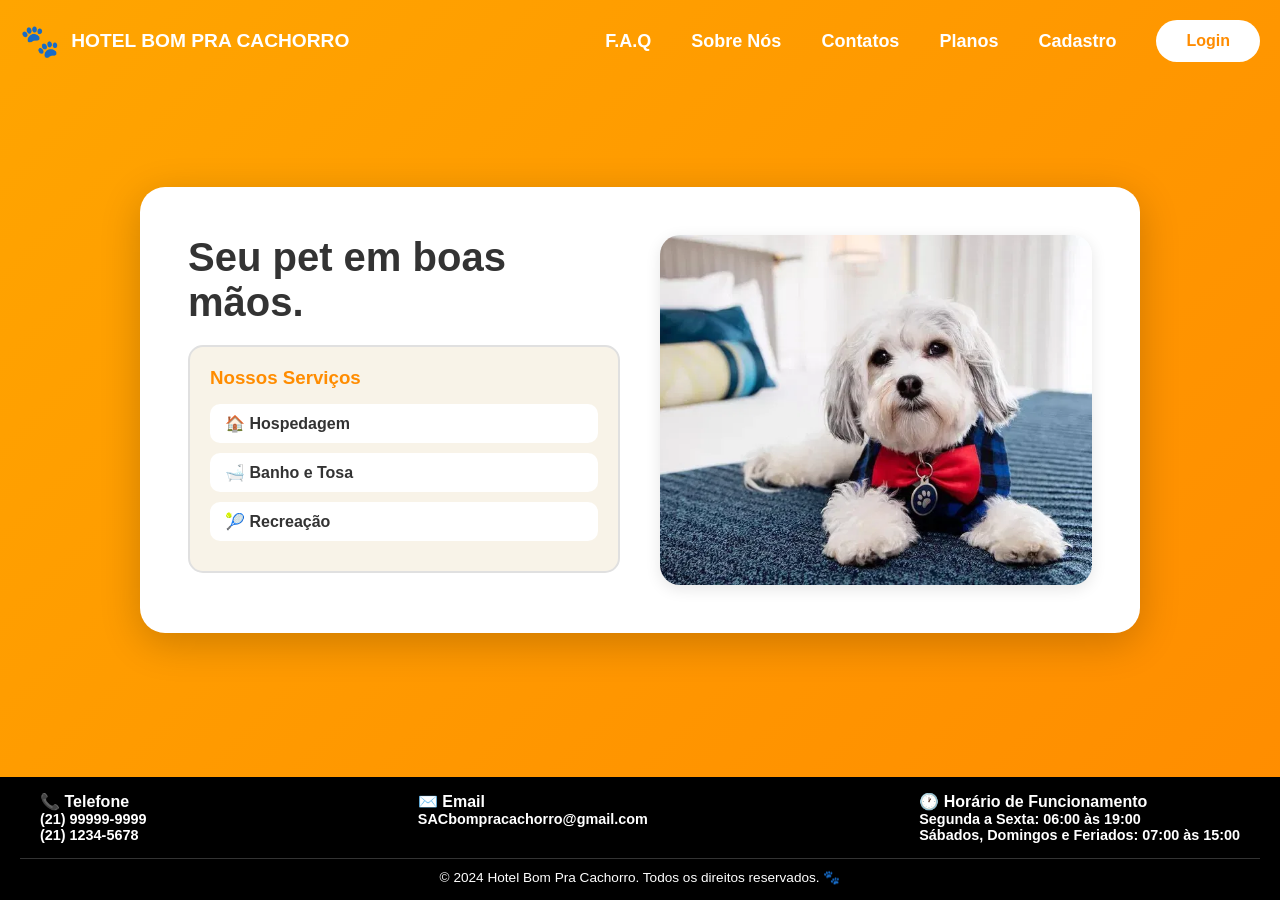
<file: index.html>
<!DOCTYPE html>
<html lang="pt-BR">
<head>
    <meta charset="UTF-8">
    <meta name="viewport" content="width=device-width, initial-scale=1.0">
    <title>Home - Hotel Bom Pra Cachorro</title>
    <link href="home.css" rel="stylesheet">
</head>
<body>
    <div class="tela">
        
        <!-- Cabeçário -->
        <div class="cabeçario">

            <!-- Logo -->
        <a href="index.html" class="logo">
            <span class="logo-icon">🐾</span>
            <span>HOTEL BOM PRA CACHORRO</span>
        </a>

            <!-- Links e botão Login -->
            <div class="nav-links">
                <h1 class="faq"><a href="F.A.Q.html" target="_self">F.A.Q</a></h1>
                <h1 class="sobre_nos"><a href="sobre_nos.html" target="_self">Sobre Nós</a></h1>
                <h1 class="contatos"><a href="contatos.html" target="_self">Contatos</a></h1>
                <h1 class="planos"><a href="planos.html" target="_self">Planos</a></h1>
                <h1 class="cadastro"><a href="cadastro.html" target="_self">Cadastro</a></h1>
                <button type="button" id="login" onclick="window.location.href='login.html'">Login</button>
            </div>

        </div>

        <!-- Área de conteúdo com duas colunas -->
        <div class="conteudo">
            
            <!-- Coluna de texto -->
            <div class="texto">
                <h2>Seu pet em boas mãos.</h2>

                <!-- Nova div para serviços -->
                <div class="servicos">
                    <h3>Nossos Serviços</h3>
                    <ul>
                        <li>🏠 Hospedagem</li>
                        <li>🛁 Banho e Tosa</li>
                        <li>🎾 Recreação</li>
                    </ul>
                </div>
            </div>

            <!-- Coluna de imagem -->
            <div class="imagem">
                <img src="imagem dos pets.webp" alt="Imagem dos pets">
            </div>

        </div>

    </div>

    <!-- FOOTER -->
    <footer>
        <div class="footer-content">
            <!-- Seção de Telefone -->
            <div class="footer-section">
                <h3>📞 Telefone</h3>
                <p>
                    <a href="tel:+5521999999999">(21) 99999-9999</a><br>
                    <a href="tel:+552112345678">(21) 1234-5678</a>
                </p>
            </div>

            <!-- Seção de Email -->
            <div class="footer-section">
                <h3>✉️ Email</h3>
                <p>
                    <a href="mailto:SACbompracachorro@gmail.com">SACbompracachorro@gmail.com</a>
                </p>
            </div>

            <!-- Seção de Horário -->
            <div class="footer-section">
                <h3>🕐 Horário de Funcionamento</h3>
                <p>
                    <strong>Segunda a Sexta:</strong> 06:00 às 19:00<br>
                    <strong>Sábados, Domingos e Feriados:</strong> 07:00 às 15:00
                </p>
            </div>
        </div>

        <!-- Rodapé Inferior -->
        <div class="footer-bottom">
            <p>&copy; 2024 Hotel Bom Pra Cachorro. Todos os direitos reservados. 🐾</p>
        </div>
    </footer>

</body>
</html>
</file>
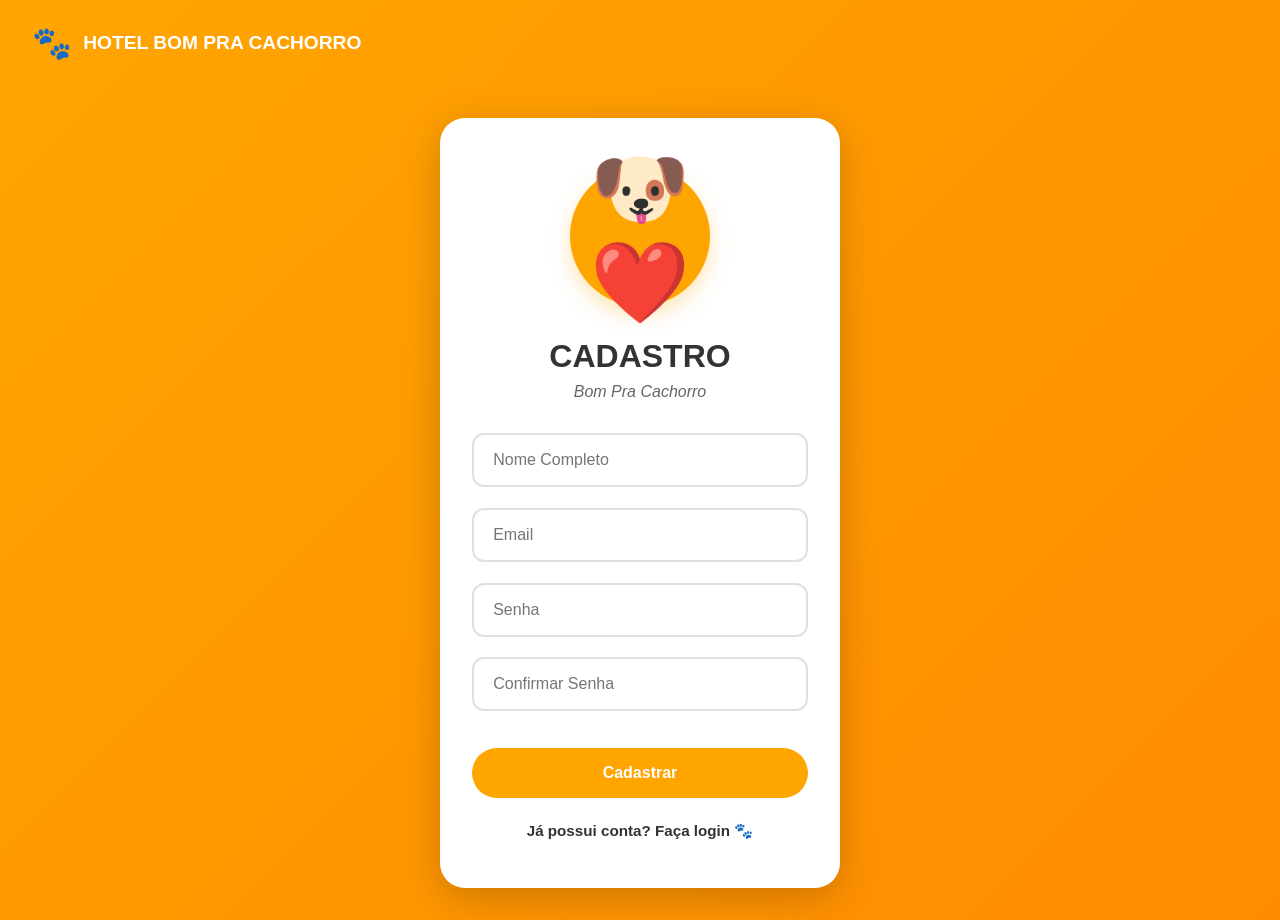
<file: cadastro.html>
<!DOCTYPE html>
<html lang="pt-BR">
<head>
  <meta charset="UTF-8">
  <meta name="viewport" content="width=device-width, initial-scale=1.0">
  <title>Cadastro - Hotel Bom Pra Cachorro</title>
  <link rel="stylesheet" href="cadastro.css">
</head>
<body class="login-page">

  <!-- HEADER -->
  <header>
    <a href="index.html" class="logo">
      <span class="logo-icon">🐾</span>
      <span>HOTEL BOM PRA CACHORRO</span>
    </a>
  </header>

  <!-- MAIN -->
  <main>
    <div class="login-container">
      <div class="login-card">

        <!-- LOGO -->
        <div class="login-logo">🐶❤️</div>

        <!-- TÍTULO -->
        <h2>CADASTRO</h2>
        <p class="login-subtitle">Bom Pra Cachorro</p>

        <!-- FORM -->
        <form class="login-form" id="cadastroForm" method="POST" action="cadastro.php">
          <div class="form-group">
            <input type="text" name="nome" placeholder="Nome Completo" required>
          </div>

          <div class="form-group">
            <input type="email" name="email" placeholder="Email" required>
          </div>

          <div class="form-group">
            <input type="password" name="senha" placeholder="Senha" required>
          </div>

          <div class="form-group">
            <input type="password" name="confirmarSenha" placeholder="Confirmar Senha" required>
          </div>

          <button type="submit" class="btn btn-primary btn-login">Cadastrar</button>
        </form>

        <div class="forgot-password">
          <a href="login.html">Já possui conta? Faça login 🐾</a>
        </div>

      </div>
    </div>
  </main>

</body>
</html>
</file>
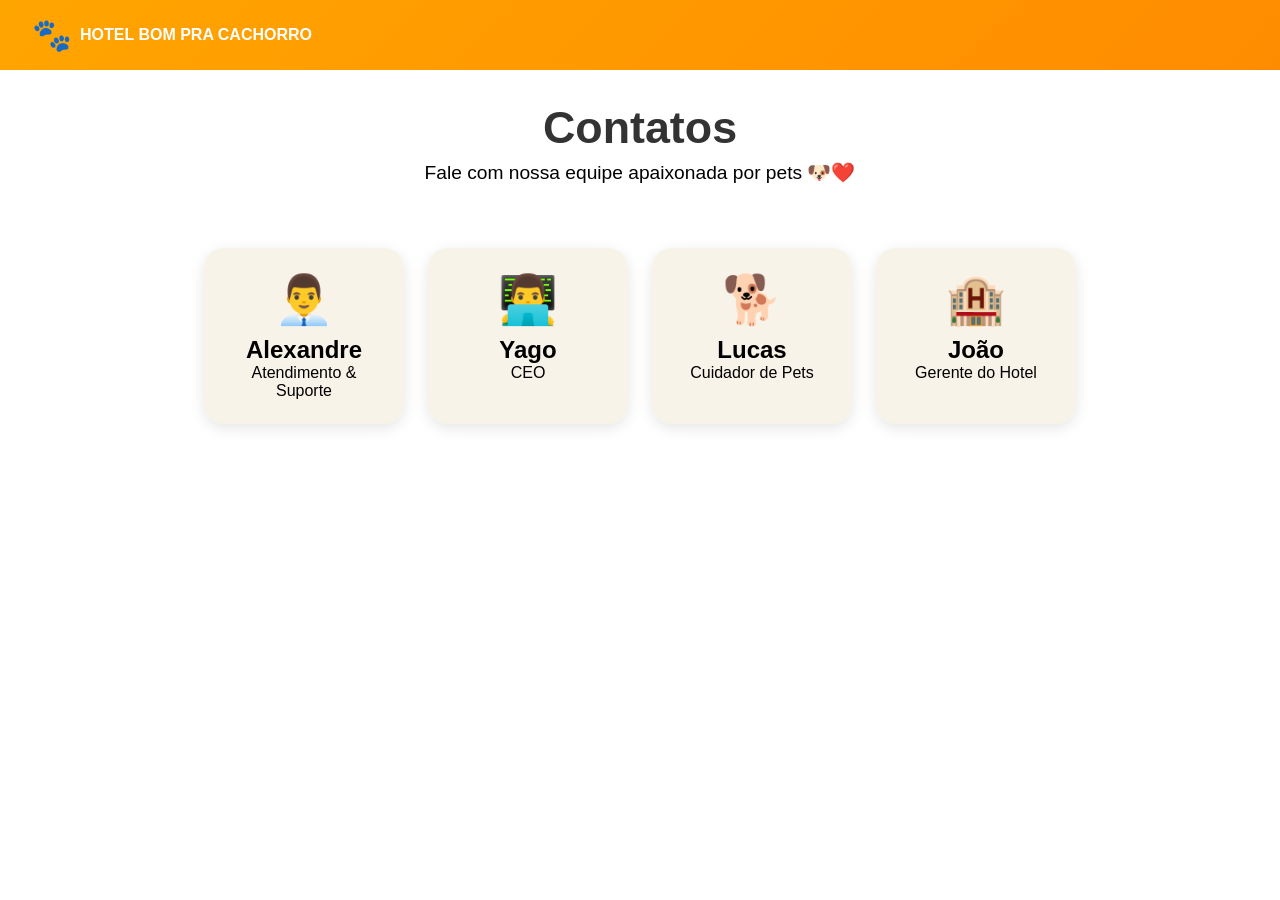
<file: contatos.html>
<!DOCTYPE html>
<html lang="pt-BR">
<head>
  <meta charset="UTF-8">
  <meta name="viewport" content="width=device-width, initial-scale=1.0">
  <title>Contatos - Hotel Bom Pra Cachorro</title>
  <link rel="stylesheet" href="contatos.css">
</head>
<body>

  <!-- HEADER -->
  <header>
    <a href="index.html" class="logo">
      <span class="logo-icon">🐾</span>
      <span>HOTEL BOM PRA CACHORRO</span>
    </a>
  </header>

  <!-- MAIN -->
  <main>
    <section class="hero">
      <h1>Contatos</h1>
      <p>Fale com nossa equipe apaixonada por pets 🐶❤️</p>
    </section>

    <section class="cards-container">

      <div class="card" onclick="showContact('Alexandre')">
        <div class="icon">👨‍💼</div>
        <h2>Alexandre</h2>
        <p>Atendimento & Suporte</p>
      </div>

      <div class="card" onclick="showContact('Yago')">
        <div class="icon">👨‍💻</div>
        <h2>Yago</h2>
        <p>CEO</p>
      </div>

      <div class="card" onclick="showContact('Lucas')">
        <div class="icon">🐕</div>
        <h2>Lucas</h2>
        <p>Cuidador de Pets</p>
      </div>

      <div class="card" onclick="showContact('João')">
        <div class="icon">🏨</div>
        <h2>João</h2>
        <p>Gerente do Hotel</p>
      </div>

    </section>

    <!-- MODAL -->
    <div id="modal" class="modal">
      <div class="modal-content">
        <span class="close" onclick="closeModal()">×</span>
        <h2 id="modalName"></h2>
        <p id="modalInfo"></p>
      </div>
    </div>

  </main>

  <script src="contatos.js"></script>
</body>
</html>
</file>
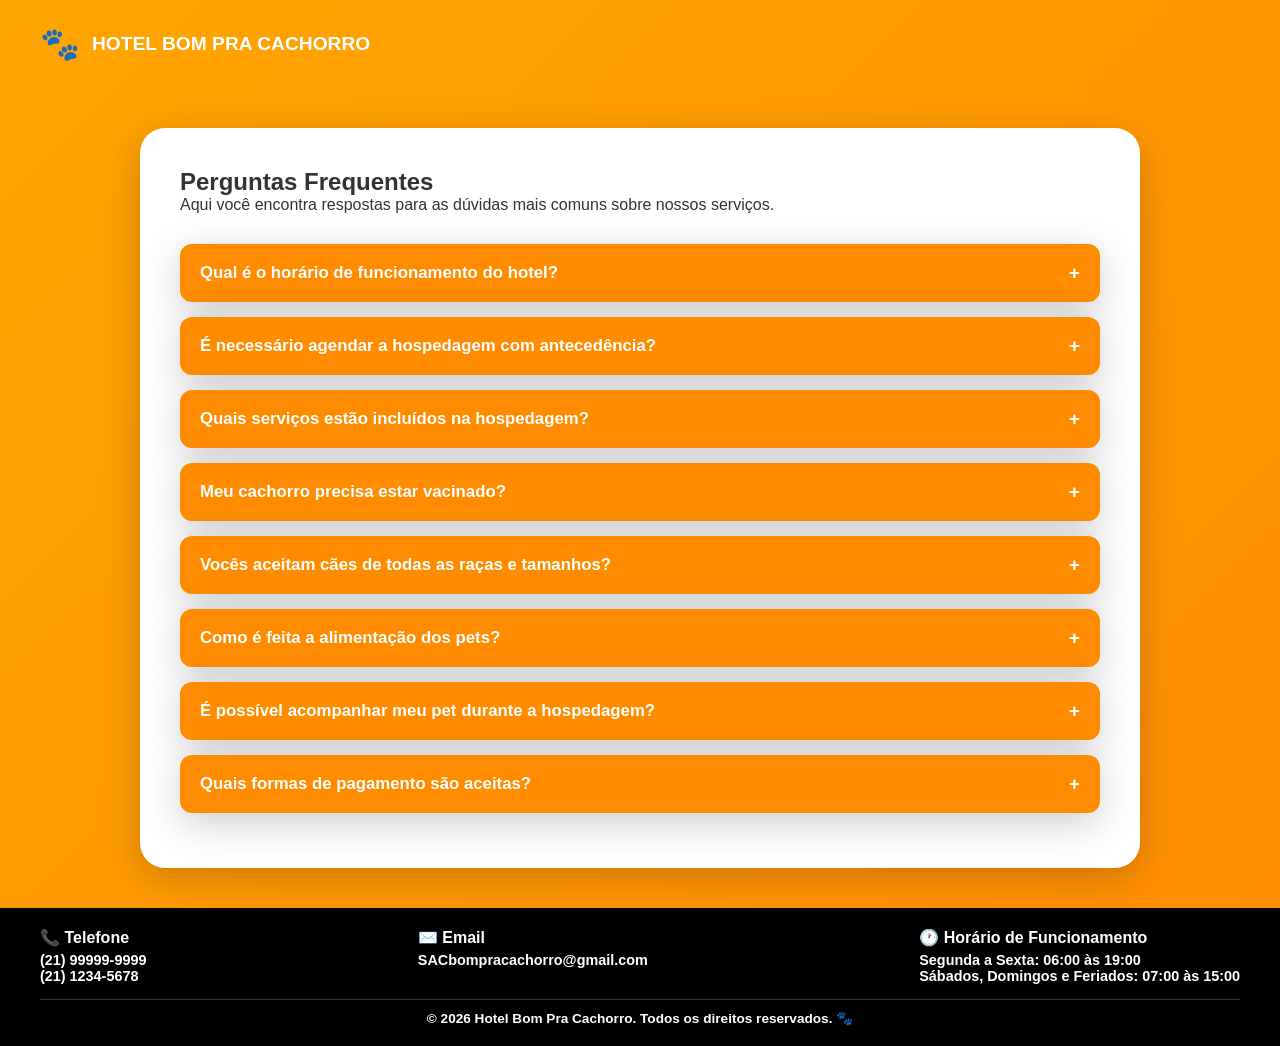
<file: F.A.Q.html>
<!DOCTYPE html>
<html lang="pt-BR">
<head>
    <meta charset="UTF-8">
    <meta name="viewport" content="width=device-width, initial-scale=1.0">
    <title>FAQ - Hotel Bom Pra Cachorro</title>
    <link href="F.A.Q.css" rel="stylesheet">
</head>
<body>
    <div class="tela">

        <!-- Cabeçário -->
        <div class="cabeçario">

            <!-- Logo -->
            <a href="index.html" class="logo">
                <span class="logo-icon">🐾</span>
                <span>HOTEL BOM PRA CACHORRO</span>
            </a>

        </div>

        <!-- Conteúdo FAQ -->
        <div class="conteudo">
            <div class="texto">
                <h2>Perguntas Frequentes</h2>
                <p>Aqui você encontra respostas para as dúvidas mais comuns sobre nossos serviços.</p>

                <div class="faq-container">
                    <div class="faq-item">
                        <button class="faq-question">Qual é o horário de funcionamento do hotel?</button>
                        <div class="faq-answer">
                            Nosso hotel funciona de segunda a sexta das 06:00 às 19:00 e aos finais de semana das 07:00 às 15:00.
                        </div>
                    </div>
                    <div class="faq-item">
                        <button class="faq-question">É necessário agendar a hospedagem com antecedência?</button>
                        <div class="faq-answer">
                            Sim, recomendamos reservar com pelo menos 48 horas de antecedência para garantir disponibilidade.
                        </div>
                    </div>
                    <div class="faq-item">
                        <button class="faq-question">Quais serviços estão incluídos na hospedagem?</button>
                        <div class="faq-answer">
                            Incluímos alimentação, acomodação confortável e recreação diária. Serviços extras, como banho e tosa, são cobrados à parte.
                        </div>
                    </div>
                    <div class="faq-item">
                        <button class="faq-question">Meu cachorro precisa estar vacinado?</button>
                        <div class="faq-answer">
                            Sim, é obrigatório que todos os pets estejam com vacinação em dia para garantir segurança de todos.
                        </div>
                    </div>
                    <!-- Perguntas adicionais -->
                    <div class="faq-item">
                        <button class="faq-question">Vocês aceitam cães de todas as raças e tamanhos?</button>
                        <div class="faq-answer">
                            Sim! Aceitamos cães de todas as raças e tamanhos, mas avaliamos o temperamento antes da hospedagem.
                        </div>
                    </div>
                    <div class="faq-item">
                        <button class="faq-question">Como é feita a alimentação dos pets?</button>
                        <div class="faq-answer">
                            Servimos a alimentação fornecida pelo tutor ou oferecemos nosso cardápio balanceado, conforme necessidade do animal.
                        </div>
                    </div>
                    <div class="faq-item">
                        <button class="faq-question">É possível acompanhar meu pet durante a hospedagem?</button>
                        <div class="faq-answer">
                            Sim, enviamos fotos e vídeos diariamente para que você acompanhe seu pet à distância.
                        </div>
                    </div>
                    <div class="faq-item">
                        <button class="faq-question">Quais formas de pagamento são aceitas?</button>
                        <div class="faq-answer">
                            Aceitamos cartões de crédito, PIX e transferências bancárias.
                        </div>
                    </div>
                </div>

            </div>
        </div>

    </div>

    <!-- Footer igual à Home -->
    <footer>
        <div class="footer-content">
            <!-- Seção de Telefone -->
            <div class="footer-section">
                <h3>📞 Telefone</h3>
                <p>
                    <a href="tel:+5521999999999">(21) 99999-9999</a><br>
                    <a href="tel:+552112345678">(21) 1234-5678</a>
                </p>
            </div>

            <!-- Seção de Email -->
            <div class="footer-section">
                <h3>✉️ Email</h3>
                <p>
                    <a href="mailto:SACbompracachorro@gmail.com">SACbompracachorro@gmail.com</a>
                </p>
            </div>

            <!-- Seção de Horário -->
            <div class="footer-section">
                <h3>🕐 Horário de Funcionamento</h3>
                <p>
                    <strong>Segunda a Sexta:</strong> 06:00 às 19:00<br>
                    <strong>Sábados, Domingos e Feriados:</strong> 07:00 às 15:00
                </p>
            </div>
        </div>

        <div class="footer-bottom">
            <p>&copy; 2026 Hotel Bom Pra Cachorro. Todos os direitos reservados. 🐾</p>
        </div>
    </footer>

    <!-- JS FAQ -->
    <script>
        const faqItems = document.querySelectorAll(".faq-item");

        faqItems.forEach(item => {
            const question = item.querySelector(".faq-question");
            question.addEventListener("click", () => {
                item.classList.toggle("active");
            });
        });
    </script>

</body>
</html>
</file>
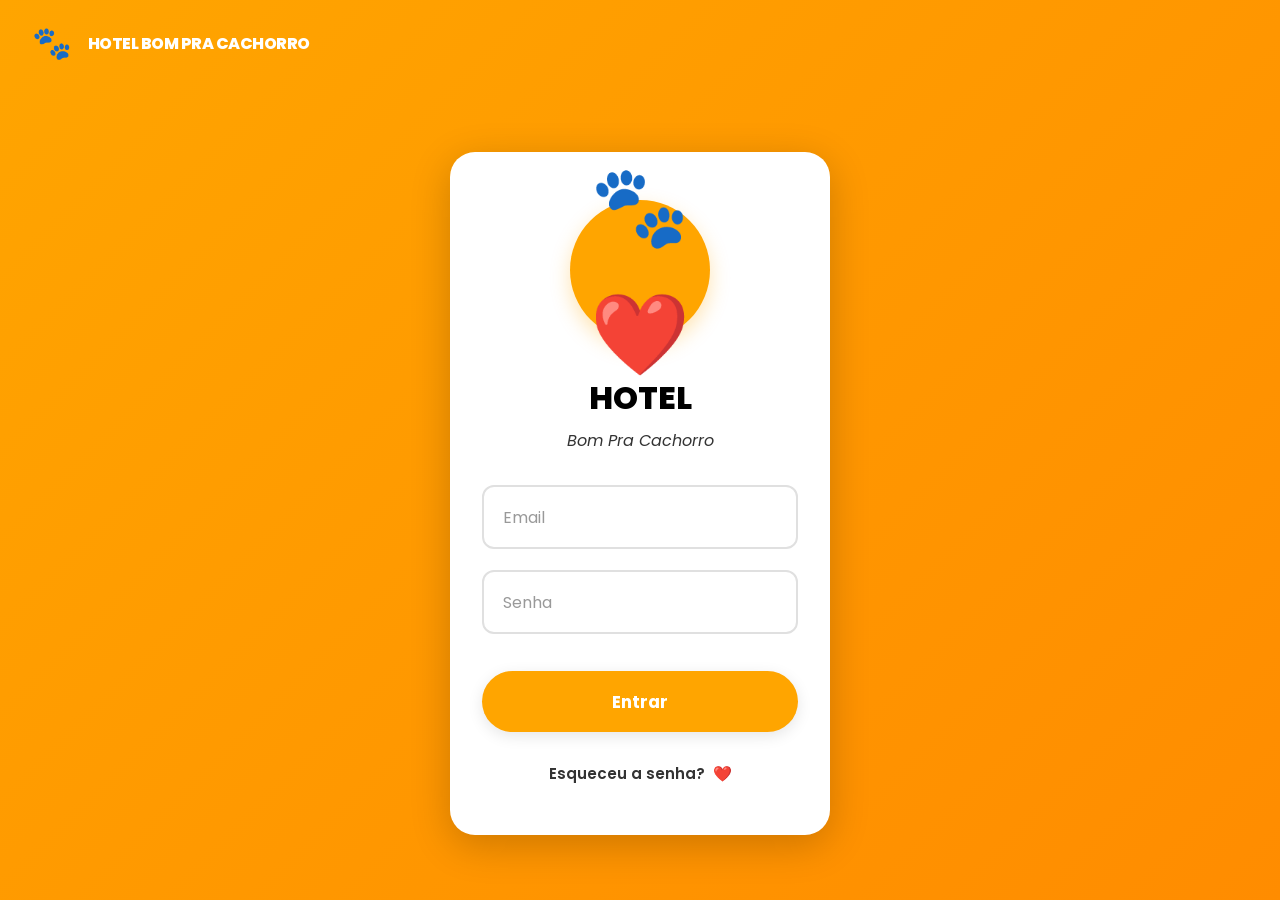
<file: login.html>
<!DOCTYPE html>
<html lang="pt-BR">
<head>
  <meta charset="UTF-8">
  <meta name="viewport" content="width=device-width, initial-scale=1.0">
  <title>Hotel Bom Pra Cachorro - Login</title>
  <link rel="preconnect" href="https://fonts.googleapis.com">
  <link rel="preconnect" href="https://fonts.gstatic.com" crossorigin>
  <link href="https://fonts.googleapis.com/css2?family=Poppins:wght@400;600;700;800;900&display=swap" rel="stylesheet">
  <link rel="stylesheet" href="styles2.css">
</head>
<body class="login-page">
  <!-- HEADER -->
  <header>
    <a href="index.html" class="logo">
      <span class="logo-icon">🐾</span>
      <span>HOTEL BOM PRA CACHORRO</span>
    </a>
  </header>

  <!-- MAIN CONTENT -->
  <main>
    <div class="login-container">
      <div class="login-card">
        <!-- LOGO CIRCLE WITH PAW AND HEART -->
        <div class="login-logo">🐾❤️</div>

        <!-- LOGIN TITLE -->
        <h2>HOTEL</h2>
        <p class="login-subtitle">Bom Pra Cachorro</p>

        <!-- LOGIN FORM -->
        <form class="login-form" onsubmit="handleLogin(event)">
          <!-- EMAIL INPUT -->
          <div class="form-group">
            <input 
              type="email" 
              id="email" 
              name="email" 
              placeholder="Email"
              required
            >
          </div>

          <!-- PASSWORD INPUT -->
          <div class="form-group">
            <input 
              type="password" 
              id="senha" 
              name="senha" 
              placeholder="Senha"
              required
            >
          </div>

          <!-- LOGIN BUTTON -->
          <button type="submit" class="btn btn-primary btn-login">
            Entrar
          </button>
        </form>

        <!-- FORGOT PASSWORD LINK -->
        <div class="forgot-password">
          <a href="#" onclick="handleForgotPassword(event)">
            Esqueceu a senha?
            <span>❤️</span>
          </a>
        </div>
      </div>
    </div>
  </main>

  <script>
    // Handle login form submission
    function handleLogin(event) {
      event.preventDefault();

      const email = document.getElementById('email').value.trim();
      const senha = document.getElementById('senha').value.trim();

      // Simple validation
      if (email === '' || senha === '') {
        alert('⚠️ Por favor, preencha todos os campos!');
        return;
      }

      // Validate email format
      const emailRegex = /^[^\s@]+@[^\s@]+\.[^\s@]+$/;
      if (!emailRegex.test(email)) {
        alert('⚠️ Por favor, digite um email válido!');
        return;
      }

      // Validate password length
      if (senha.length < 6) {
        alert('⚠️ A senha deve ter pelo menos 6 caracteres!');
        return;
      }

      // If everything is valid, show success message
      const userName = email.split('@')[0];
      alert(`🎉 Bem-vindo, ${userName}!\n\nVocê foi autenticado com sucesso!\nAinda estamos configurando seu acesso. 🐾`);

      // Reset form
      document.querySelector('.login-form').reset();
      
      // Optional: Redirect to home page after 2 seconds
      setTimeout(() => {
        window.location.href = 'index.html';
      }, 2000);
    }

    // Handle forgot password
    function handleForgotPassword(event) {
      event.preventDefault();
      alert('💌 Instruções de recuperação foram enviadas para seu email!\n\nVerifique sua caixa de entrada. Se não encontrar, verifique a pasta de spam.');
    }

    // Add smooth focus animations to inputs
    document.addEventListener('DOMContentLoaded', function() {
      const inputs = document.querySelectorAll('input');
      
      inputs.forEach(input => {
        input.addEventListener('focus', function() {
          this.parentElement.style.transform = 'scale(1.02)';
        });

        input.addEventListener('blur', function() {
          this.parentElement.style.transform = 'scale(1)';
        });
      });
    });
  </script>
</body>
</html>
</file>
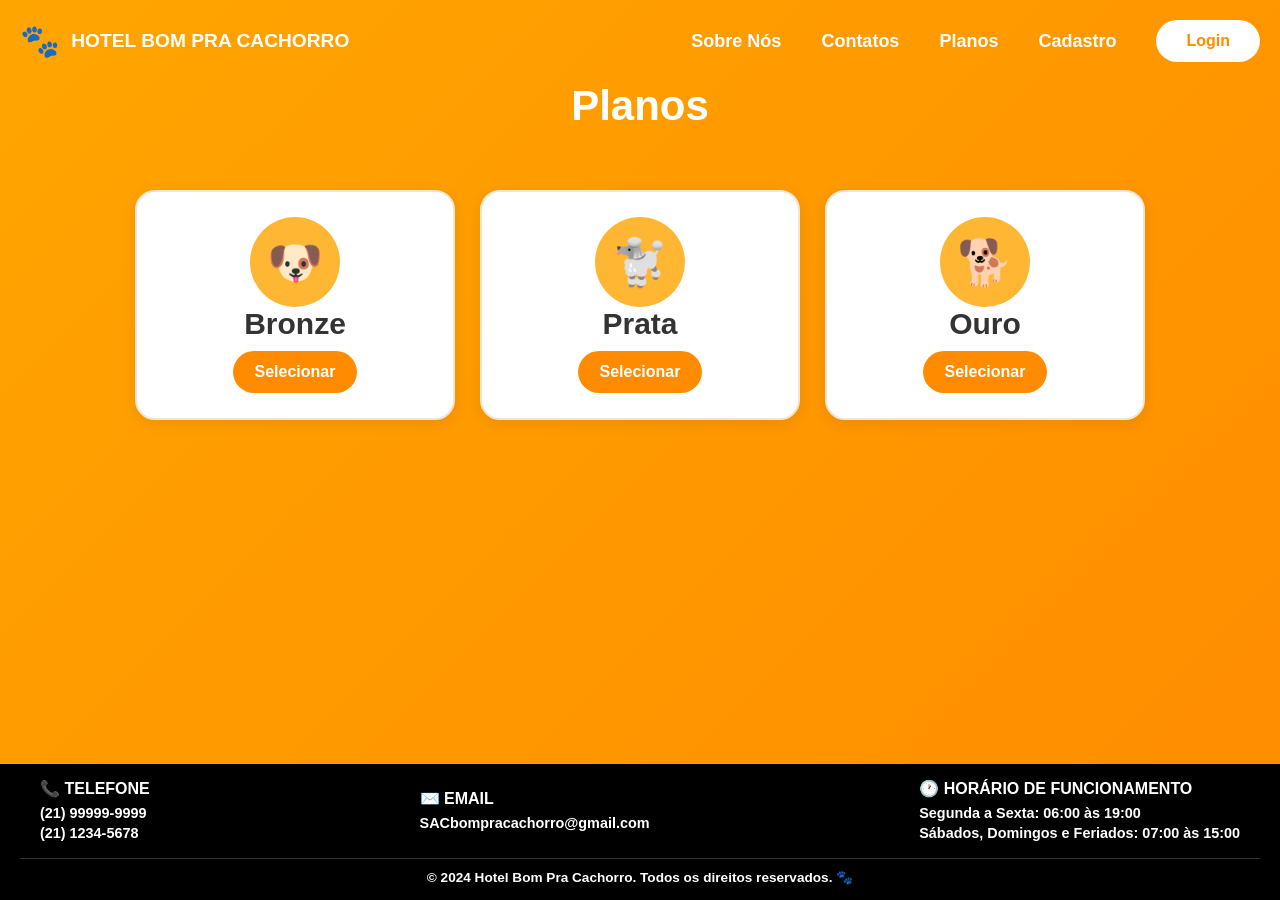
<file: plano.html>
<!DOCTYPE html>
<html lang="pt-br">
<head>
  <meta charset="UTF-8">
  <meta name="viewport" content="width=device-width, initial-scale=1.0">

  <title>Hotel Bom Pra Cachorro</title>

  <link rel="stylesheet" href="plano.css">

  <link rel="stylesheet"
  href="https://cdnjs.cloudflare.com/ajax/libs/font-awesome/6.5.1/css/all.min.css"/>
</head>

<body>
<main>
  <!-- Cabeçário -->
        <div class="cabeçario">

            <!-- Logo -->
        <a href="index.html" class="logo-planos">
            <span class="logo-icon">🐾</span>
            <span>HOTEL BOM PRA CACHORRO</span>
        </a>

            <!-- Links e botão Login -->
            <div class="nav-links">
                <h1 class="sobre_nos"><a href="sobre_nos.html" target="_self">Sobre Nós</a></h1>
                <h1 class="contatos"><a href="contatos.html" target="_self">Contatos</a></h1>
                <h1 class="planos"><a href="planos.html" target="_self">Planos</a></h1>
                <h1 class="cadastro"><a href="cadastro.html" target="_self">Cadastro</a></h1>
                <button type="button" id="login" onclick="window.location.href='login.html'">Login</button>
            </div>
        </div>
    <h1 class="titulo">Planos</h1>

   <div class="card-planos">

  <!-- Plano Bronze -->
  <div class="card">

    <div class="dog">
      🐶
    </div>

    <div class="info">
       <h3>Bronze</h3>

     <p>
     Ideal para estadias simples e confortáveis.
     </p>

     <ul class="beneficios">
     <li>✔ Hospedagem confortável</li>
     <li>✔ Alimentação personalizada</li>
     <li>✔ Ambiente seguro</li>
     </ul>

     <button class="btn">
     Selecionar
     </button>
     </div>

  </div>

  <!-- Plano Prata -->
  <div class="card">

    <div class="dog">
      🐩
    </div>

    <div class="info">
      <h3>Prata</h3>

      <p>
        Hospedagem, Alimentação e Recreação diária
        (como passeios, brincadeiras, etc).
      </p>
      <ul class="beneficios">
     <li>✔ Hospedagem confortável</li>
     <li>✔ Alimentação personalizada</li>
     <li>✔ Recreação diária</li>
     <li>✔ Passeios e brincadeiras</li>
     </ul>
      <button class="btn">
        Selecionar
      </button>
    </div>

  </div>

  <!-- Plano Ouro -->
  <div class="card">

    <div class="dog">
      🐕
    </div>

    <div class="info">
      <h3>Ouro</h3>

      <p>
        Hospedagem, Alimentação, Recreação diária,
        tutor próprio, SPA, massagem e quiropraxia canina.
      </p>
      <ul class="beneficios">
     <li>✔ Hospedagem premium</li>
     <li>✔ Alimentação personalizada</li>
     <li>✔ Recreação diária</li>
     <li>✔ Tutor exclusivo</li>
     <li>✔ SPA canino</li>
     <li>✔ Massagem</li>
     <li>✔ Quiropraxia canina</li>
      </ul>
      <button class="btn">
        Selecionar
      </button>
    </div>

  </div>

</div>
</main>
<!-- FOOTER -->
    <footer>
        <div class="footer-content">
            <!-- Seção de Telefone -->
            <div class="footer-section">
                <h3>📞 Telefone</h3>
                <p>
                    <a href="tel:+5521999999999">(21) 99999-9999</a><br>
                    <a href="tel:+552112345678">(21) 1234-5678</a>
                </p>
            </div>

            <!-- Seção de Email -->
            <div class="footer-section">
                <h3>✉️ Email</h3>
                <p>
                    <a href="mailto:SACbompracachorro@gmail.com">SACbompracachorro@gmail.com</a>
                </p>
            </div>

            <!-- Seção de Horário -->
            <div class="footer-section">
                <h3>🕐 Horário de Funcionamento</h3>
                <p>
                    <strong>Segunda a Sexta:</strong> 06:00 às 19:00<br>
                    <strong>Sábados, Domingos e Feriados:</strong> 07:00 às 15:00
                </p>
            </div>
        </div>

        <!-- Rodapé Inferior -->
        <div class="footer-bottom">
            <p>&copy; 2024 Hotel Bom Pra Cachorro. Todos os direitos reservados. 🐾</p>
        </div>
    </footer>

</body>
</html>
</file>
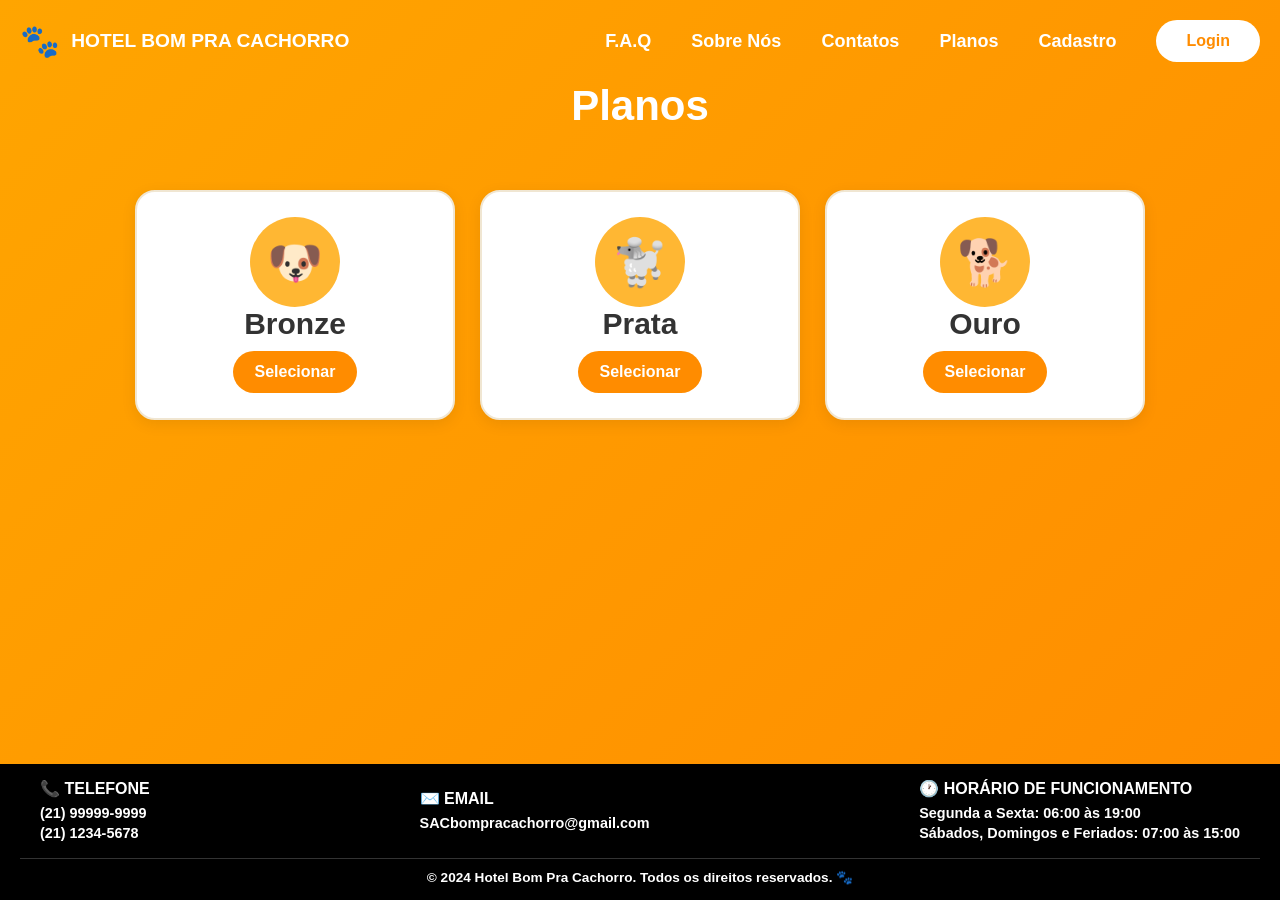
<file: planos.html>
<!DOCTYPE html>
<html lang="pt-br">
<head>
  <meta charset="UTF-8">
  <meta name="viewport" content="width=device-width, initial-scale=1.0">

  <title>Hotel Bom Pra Cachorro</title>

  <link rel="stylesheet" href="plano.css">

  <link rel="stylesheet"
  href="https://cdnjs.cloudflare.com/ajax/libs/font-awesome/6.5.1/css/all.min.css"/>
</head>

<body>
<main>
  <!-- Cabeçário -->
        <div class="cabeçario">

            <!-- Logo -->
        <a href="index.html" class="logo-planos">
            <span class="logo-icon">🐾</span>
            <span>HOTEL BOM PRA CACHORRO</span>
        </a>

            <!-- Links e botão Login -->
            <div class="nav-links">
                <h1 class="faq"><a href="F.A.Q.html" target="_self">F.A.Q</a></h1>
                <h1 class="sobre_nos"><a href="sobre_nos.html" target="_self">Sobre Nós</a></h1>
                <h1 class="contatos"><a href="contatos.html" target="_self">Contatos</a></h1>
                <h1 class="planos"><a href="planos.html" target="_self">Planos</a></h1>
                <h1 class="cadastro"><a href="cadastro.html" target="_self">Cadastro</a></h1>
                <button type="button" id="login" onclick="window.location.href='login.html'">Login</button>
            </div>
        </div>
    <h1 class="titulo">Planos</h1>

   <div class="card-planos">

  <!-- Plano Bronze -->
  <div class="card">

    <div class="dog">
      🐶
    </div>

    <div class="info">
       <h3>Bronze</h3>

     <p>
     Ideal para estadias simples e confortáveis.
     </p>

     <ul class="beneficios">
     <li>✔ Hospedagem confortável</li>
     <li>✔ Alimentação personalizada</li>
     <li>✔ Ambiente seguro</li>
     </ul>

     <button class="btn">
     Selecionar
     </button>
     </div>

  </div>

  <!-- Plano Prata -->
  <div class="card">

    <div class="dog">
      🐩
    </div>

    <div class="info">
      <h3>Prata</h3>

      <p>
        Hospedagem, Alimentação e Recreação diária
        (como passeios, brincadeiras, etc).
      </p>
      <ul class="beneficios">
     <li>✔ Hospedagem confortável</li>
     <li>✔ Alimentação personalizada</li>
     <li>✔ Recreação diária</li>
     <li>✔ Passeios e brincadeiras</li>
     </ul>
      <button class="btn">
        Selecionar
      </button>
    </div>

  </div>

  <!-- Plano Ouro -->
  <div class="card">

    <div class="dog">
      🐕
    </div>

    <div class="info">
      <h3>Ouro</h3>

      <p>
        Hospedagem, Alimentação, Recreação diária,
        tutor próprio, SPA, massagem e quiropraxia canina.
      </p>
      <ul class="beneficios">
     <li>✔ Hospedagem premium</li>
     <li>✔ Alimentação personalizada</li>
     <li>✔ Recreação diária</li>
     <li>✔ Tutor exclusivo</li>
     <li>✔ SPA canino</li>
     <li>✔ Massagem</li>
     <li>✔ Quiropraxia canina</li>
      </ul>
      <button class="btn">
        Selecionar
      </button>
    </div>

  </div>

</div>
</main>
<!-- FOOTER -->
    <footer>
        <div class="footer-content">
            <!-- Seção de Telefone -->
            <div class="footer-section">
                <h3>📞 Telefone</h3>
                <p>
                    <a href="tel:+5521999999999">(21) 99999-9999</a><br>
                    <a href="tel:+552112345678">(21) 1234-5678</a>
                </p>
            </div>

            <!-- Seção de Email -->
            <div class="footer-section">
                <h3>✉️ Email</h3>
                <p>
                    <a href="mailto:SACbompracachorro@gmail.com">SACbompracachorro@gmail.com</a>
                </p>
            </div>

            <!-- Seção de Horário -->
            <div class="footer-section">
                <h3>🕐 Horário de Funcionamento</h3>
                <p>
                    <strong>Segunda a Sexta:</strong> 06:00 às 19:00<br>
                    <strong>Sábados, Domingos e Feriados:</strong> 07:00 às 15:00
                </p>
            </div>
        </div>

        <!-- Rodapé Inferior -->
        <div class="footer-bottom">
            <p>&copy; 2024 Hotel Bom Pra Cachorro. Todos os direitos reservados. 🐾</p>
        </div>
    </footer>

</body>
</html>
</file>
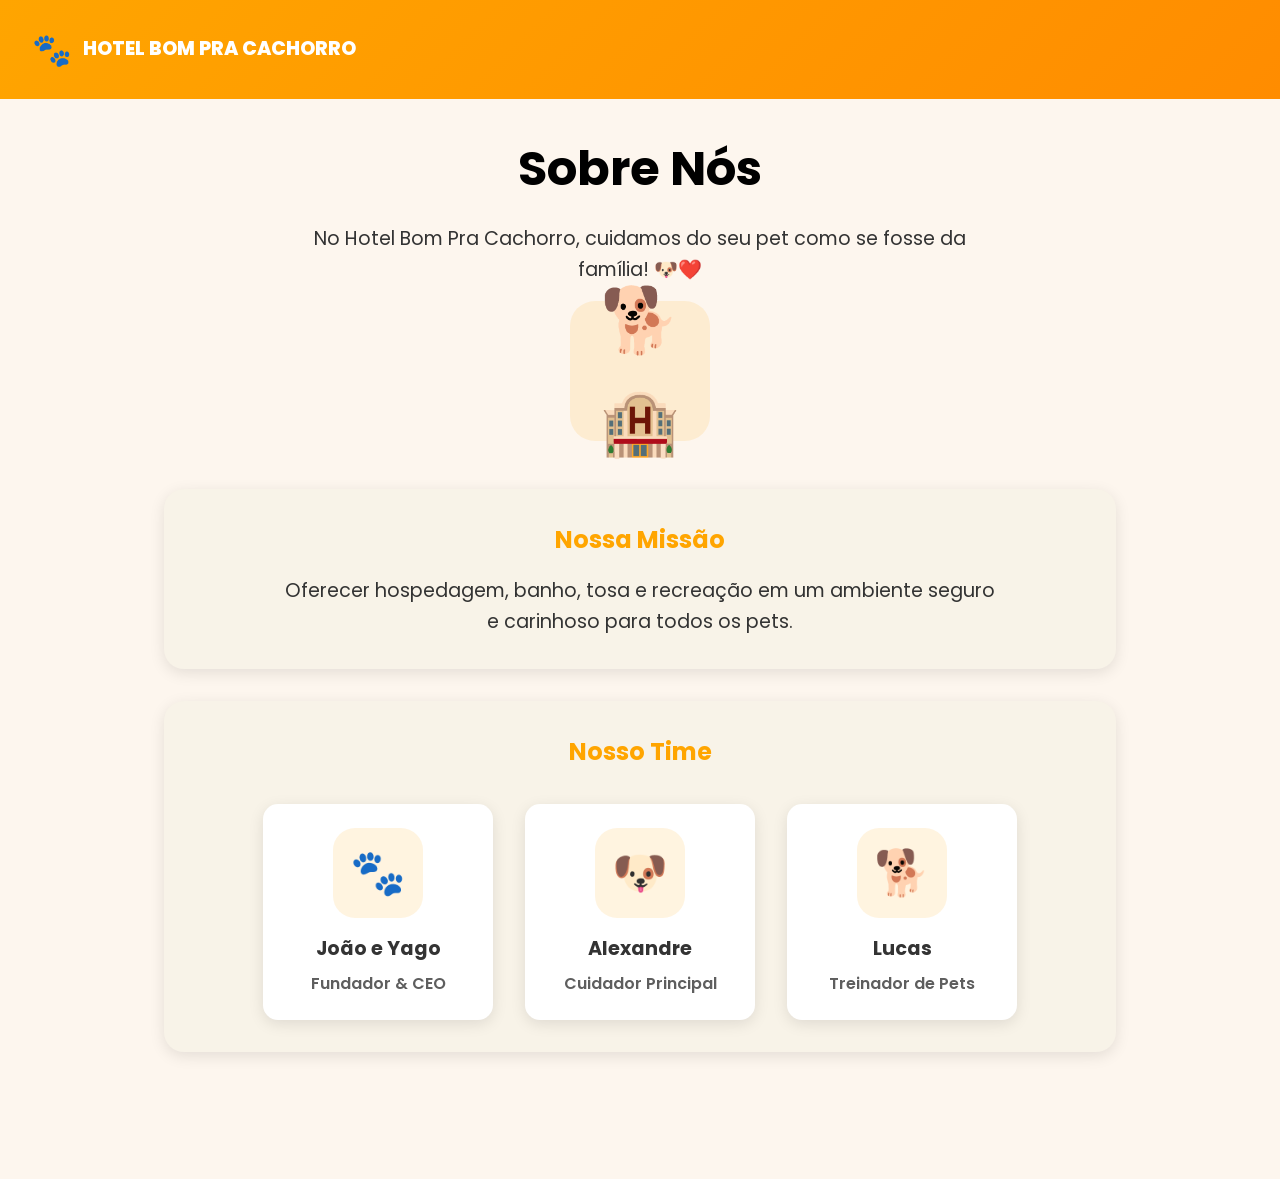
<file: sobre_nos.html>
<!DOCTYPE html>
<html lang="pt-BR">
<head>
    <meta charset="UTF-8">
    <meta name="viewport" content="width=device-width, initial-scale=1.0">
    <title>Sobre Nós - Hotel Bom Pra Cachorro</title>

    <link rel="stylesheet" href="sobre_nos.css">

    <!-- Fonte -->
    <link href="https://fonts.googleapis.com/css2?family=Poppins:wght@300;400;600;800&display=swap" rel="stylesheet">
</head>

<body>

    <!-- HEADER -->
    <header>
        <a href="index.html" class="logo">
            <span class="logo-icon">🐾</span>
            <span>HOTEL BOM PRA CACHORRO</span>
        </a>
    </header>

    <!-- MAIN -->
    <main>

        <!-- HERO -->
        <section class="hero">
            <h1>Sobre Nós</h1>

            <p>
                No Hotel Bom Pra Cachorro, cuidamos do seu pet
                como se fosse da família! 🐶❤️
            </p>

            <div class="hero-img">🐕🏨</div>
        </section>

        <!-- MISSÃO -->
        <section class="mission">

            <h2>Nossa Missão</h2>

            <p>
                Oferecer hospedagem, banho, tosa e recreação
                em um ambiente seguro e carinhoso para todos os pets.
            </p>

        </section>

        <!-- TIME -->
        <section class="team">

            <h2>Nosso Time</h2>

            <div class="team-cards">

                <!-- CARD 1 -->
                <div class="team-card">

                    <div class="team-photo">🐾</div>

                    <h3>João e Yago</h3>

                    <p>Fundador & CEO</p>

                    <!-- CONTATO -->
                    <div class="contact-box">
                        <p>📞 (21) 99999-9999</p>
                        <p>📧 joao@email.com</p>
                        <p>📍 Rio de Janeiro</p>
                    </div>

                </div>

                <!-- CARD 2 -->
                <div class="team-card">

                    <div class="team-photo">🐶</div>

                    <h3>Alexandre</h3>

                    <p>Cuidador Principal</p>

                    <!-- CONTATO -->
                    <div class="contact-box">
                        <p>📞 (21) 98888-8888</p>
                        <p>📧 alexandre@email.com</p>
                        <p>📍 Rio de Janeiro</p>
                    </div>

                </div>

                <!-- CARD 3 -->
                <div class="team-card">

                    <div class="team-photo">🐕</div>

                    <h3>Lucas</h3>

                    <p>Treinador de Pets</p>

                    <!-- CONTATO -->
                    <div class="contact-box">
                        <p>📞 (21) 97777-7777</p>
                        <p>📧 lucas@email.com</p>
                        <p>📍 Rio de Janeiro</p>
                    </div>

                </div>

            </div>

        </section>

    </main>

</body>
</html>
</file>
<file: home.css>
/* ========================================
   HOME PAGE STYLES - PADRONIZADO E ATUALIZADO
======================================== */

/* RESET */
* {
  margin: 0;
  padding: 0;
  box-sizing: border-box;
}

/* VARIÁVEIS */
:root {
  --primary-orange: #FFA500;
  --orange-dark: #FF8C00;
  --white: #FFFFFF;
  --dark-gray: #333333;
  --light-bg: #F8F3E8;
  --shadow-light: 0 4px 15px rgba(0,0,0,0.1);
  --shadow-card: 0 10px 40px rgba(0,0,0,0.2);
  --transition: all 0.3s ease;
}

/* BODY */
body {
  margin: 0;
  padding: 0;
  font-family: 'Poppins', Arial, sans-serif;
  background: linear-gradient(135deg, var(--primary-orange) 0%, var(--orange-dark) 100%);
  display: flex;
  flex-direction: column;
  min-height: 100vh;
}

/* Tela principal */
.tela {
  display: flex;
  flex-direction: column;
  width: 100%;
  flex: 1;
}

/* CABEÇALHO */
.cabeçario {
  display: flex;
  align-items: center;
  justify-content: space-between;
  padding: 20px;
  width: 100%;
  box-sizing: border-box;
  background-color: transparent;
}

/* Logo */
.logo {
  display: flex;
  align-items: center;
  gap: 0.7rem;
  text-decoration: none;
  color: var(--white);
  font-weight: 800;
  font-size: 1.2rem;
  transition: var(--transition);
}

.logo:hover {
  opacity: 0.9;
}

/* ÍCONE */
.logo-icon {
  font-size: 2rem;
  animation: float 3s ease-in-out infinite;
}

/* ANIMAÇÃO FLOAT */
@keyframes float {
  0%, 100% { transform: translateY(0); }
  50% { transform: translateY(-8px); }
}

/* ANIMAÇÃO DO CARD */
@keyframes slideUp {
  from {
    opacity: 0;
    transform: translateY(30px);
  }
  to {
    opacity: 1;
    transform: translateY(0);
  }
}

/* LINKS */
a {
  color: var(--white);
  text-decoration: none;
  transition: var(--transition);
}

a:hover {
  color: var(--dark-gray);
}

/* NAV */
.nav-links {
  display: flex;
  align-items: center;
  gap: 40px;
  flex-wrap: wrap;
  justify-content: center;
}

/* Links do Menu (F.A.Q corrigido aqui para seguir o padrão dos outros) */
.faq,
.sobre_nos,
.contatos,
.planos,
.cadastro {
  font-size: 18px;
  font-weight: 600;
  margin: 0;
}

/* BOTÃO LOGIN */
#login {
  padding: 12px 30px;
  border-radius: 25px;
  border: none;
  background-color: var(--white);
  color: var(--orange-dark);
  cursor: pointer;
  font-weight: 700;
  font-size: 16px;
  font-family: 'Poppins', Arial, sans-serif;
  transition: var(--transition);
}

#login:hover {
  background-color: var(--dark-gray);
  color: var(--white);
  box-shadow: var(--shadow-light);
  transform: translateY(-2px);
}

/* ========================================
   CONTEÚDO CENTRAL
======================================== */

.conteudo {
  display: flex;
  flex-direction: row;
  align-items: flex-start;
  justify-content: space-between;
  padding: 3rem;
  margin: auto;
  width: 90%;
  max-width: 1000px;
  gap: 40px;
  background-color: var(--white);
  border-radius: 25px;
  box-shadow: var(--shadow-card);
  animation: slideUp 0.6s ease-out;
}

/* TEXTO */
.texto {
  flex: 1;
  color: var(--dark-gray);
}

.texto h2 {
  font-size: 2.5rem;
  margin-bottom: 20px;
  font-weight: 800;
}

/* IMAGEM */
.imagem {
  flex: 1;
  display: flex;
  justify-content: center;
  align-items: center;
}

.imagem img {
  width: 100%;
  height: 350px;
  object-fit: cover;
  border-radius: 20px;
  box-shadow: var(--shadow-light);
}

/* SERVIÇOS */
.servicos {
  margin-top: 20px;
  padding: 20px;
  border-radius: 15px;
  background-color: var(--light-bg);
  border: 2px solid #e0e0e0;
}

.servicos h3 {
  margin-bottom: 15px;
  color: var(--orange-dark);
  font-weight: 700;
}

.servicos li {
  list-style: none;
  padding: 10px 15px;
  margin-bottom: 10px;
  background: var(--white);
  border-radius: 10px;
  font-weight: 600;
  transition: var(--transition);
}

.servicos li:hover {
  transform: translateX(5px);
  border-color: var(--primary-orange);
}

/* ========================================
   ESTRUTURA DOS ITENS DO FAQ 
======================================== */

.faq h2 {
  font-size: 1.8rem;
  margin-bottom: 15px;
  color: var(--white);
  font-weight: 800;
}

.faq-item {
  margin-bottom: 10px;
}

.faq-question {
  width: 100%;
  padding: 10px 15px;
  border-radius: 10px;
  /* remove branco sólido */
  background-color: rgba(255,255,255,0.15);
  border: 1px solid rgba(255,255,255,0.2);
  font-weight: 600;
  font-size: 18px;
  cursor: pointer;
  text-align: left;
  transition: var(--transition);
  color: var(--white);
}

.faq-question:hover {
  transform: translateX(5px);
  border-color: var(--primary-orange);
  background-color: rgba(255,255,255,0.25);
}

.faq-answer {
  max-height: 0;
  overflow: hidden;
  transition: max-height 0.3s ease;
  /* remove branco */
  background: rgba(0,0,0,0.15);
  padding: 0 15px;
  border-radius: 0 0 10px 10px;
  font-size: 0.9rem;
  color: var(--white);
}

.faq-item.active .faq-answer {
  max-height: 200px;
  padding: 10px 15px;
}

/* ========================================
   FOOTER
======================================== */

footer {
  background-color: #000;
  color: #fff;
  padding: 15px 20px;
  margin-top: 40px;
}

.footer-content {
  max-width: 1200px;
  margin: auto;
  display: flex;
  justify-content: space-between;
  flex-wrap: wrap;
  gap: 20px;
}

.footer-section h3 {
  font-size: 1rem;
  font-weight: 800;
}

.footer-section p {
  font-size: 0.9rem;
  font-weight: 600;
}

.footer-bottom {
  text-align: center;
  margin-top: 15px;
  border-top: 1px solid rgba(255,255,255,0.2);
  padding-top: 10px;
  font-size: 0.85rem;
}

/* ========================================
   RESPONSIVIDADE
======================================== */

@media (max-width: 992px) {
  .conteudo {
    flex-direction: column;
  }
}

@media (max-width: 768px) {
  .cabeçario {
    flex-direction: column;
    gap: 15px;
  }

  .faq h2 {
    text-align: center;
  }
}
</file>
<file: cadastro.css>
/* ========================================
   CADASTRO / LOGIN PAGE STYLES
======================================== */

/* RESET */
* {
  margin: 0;
  padding: 0;
  box-sizing: border-box;
}

/* VARIÁVEIS */
:root {
  --primary-orange: #FFA500;
  --orange-dark: #FF8C00;
  --white: #FFFFFF;
  --dark-gray: #333333;
  --light-bg: #F8F3E8;
  --shadow: 0 4px 15px rgba(0,0,0,0.1);
  --transition: all 0.3s ease;
}

/* BODY */
body.login-page {
  font-family: 'Poppins', Arial, sans-serif;
  background: linear-gradient(
    135deg,
    var(--primary-orange) 0%,
    var(--orange-dark) 100%
  );

  min-height: 100vh;
  display: flex;
  flex-direction: column;
}

/* HEADER */
header {
  width: 100%;
  padding: 1.5rem 2rem;
}

/* LOGO */
.logo {
  display: flex;
  align-items: center;
  gap: 0.7rem;
  text-decoration: none;
  color: var(--white);
  font-weight: 800;
  font-size: 1.2rem;
}

/* ÍCONE */
.logo-icon {
  font-size: 2rem;
  animation: float 3s ease-in-out infinite;
}

/* ANIMAÇÃO */
@keyframes float {
  0%, 100% {
    transform: translateY(0);
  }

  50% {
    transform: translateY(-8px);
  }
}

/* MAIN */
main {
  flex: 1;
  display: flex;
  justify-content: center;
  align-items: center;
  padding: 2rem;
}

/* CONTAINER */
.login-container {
  width: 100%;
  display: flex;
  justify-content: center;
  align-items: center;
}

/* CARD */
.login-card {
  background-color: var(--white);
  width: 100%;
  max-width: 400px;
  padding: 3rem 2rem;
  border-radius: 25px;
  box-shadow: 0 10px 40px rgba(0,0,0,0.2);
  text-align: center;
  animation: slideUp 0.6s ease-out;
}

/* ANIMAÇÃO CARD */
@keyframes slideUp {
  from {
    opacity: 0;
    transform: translateY(30px);
  }

  to {
    opacity: 1;
    transform: translateY(0);
  }
}

/* LOGO CENTRAL */
.login-logo {
  width: 140px;
  height: 140px;
  margin: 0 auto 2rem;
  border-radius: 50%;
  background-color: var(--primary-orange);
  display: flex;
  justify-content: center;
  align-items: center;
  font-size: 5rem;
  color: var(--white);
  box-shadow: 0 8px 20px rgba(255,165,0,0.3);
}

/* TÍTULO */
.login-card h2 {
  color: var(--dark-gray);
  font-size: 2rem;
  margin-bottom: 0.5rem;
}

/* SUBTÍTULO */
.login-subtitle {
  color: #666;
  font-style: italic;
  margin-bottom: 2rem;
  font-size: 1rem;
}

/* FORM */
.login-form {
  width: 100%;
}

/* GRUPOS */
.form-group {
  margin-bottom: 1.3rem;
}

/* INPUTS */
.form-group input {
  width: 100%;
  padding: 1rem 1.2rem;
  border-radius: 12px;
  border: 2px solid #e0e0e0;
  font-size: 1rem;
  outline: none;
  transition: var(--transition);
}

/* FOCUS */
.form-group input:focus {
  border-color: var(--primary-orange);
  box-shadow: 0 0 0 3px rgba(255,165,0,0.15);
}

/* BOTÃO */
.btn-login {
  width: 100%;
  padding: 1rem;
  margin-top: 1rem;
  border: none;
  border-radius: 50px;
  background-color: var(--primary-orange);
  color: var(--white);
  font-size: 1rem;
  font-weight: 600;
  cursor: pointer;
  transition: var(--transition);
}

/* HOVER BOTÃO */
.btn-login:hover {
  background-color: var(--orange-dark);
  transform: translateY(-2px);
}

/* ESQUECI SENHA */
.forgot-password {
  margin-top: 1.5rem;
}

/* LINK */
.forgot-password a {
  text-decoration: none;
  color: var(--dark-gray);
  font-size: 0.95rem;
  font-weight: 600;
  transition: var(--transition);
}

/* HOVER LINK */
.forgot-password a:hover {
  color: var(--primary-orange);
}

/* RESPONSIVIDADE */
@media (max-width: 480px) {

  header {
    padding: 1rem;
  }

  .logo {
    justify-content: center;
  }

  main {
    padding: 1rem;
  }

  .login-card {
    padding: 2rem 1.5rem;
  }

  .login-logo {
    width: 110px;
    height: 110px;
    font-size: 4rem;
  }

  .login-card h2 {
    font-size: 1.7rem;
  }
}
</file>
<file: contatos.css>
:root {
  --primary-orange: #FFA500;
  --white: #FFFFFF;
  --dark-gray: #333333;
  --light-bg: #F8F3E8;
  --shadow: 0 4px 15px rgba(0,0,0,0.1);
}

* {
  margin: 0;
  padding: 0;
  box-sizing: border-box;
}

body {
  font-family: 'Poppins', sans-serif;
  background-color: var(--white);
}

/* HEADER */
header {
  background: linear-gradient(135deg, var(--primary-orange), #FF8C00);
  padding: 1rem 2rem;
}

.logo {
  color: white;
  text-decoration: none;
  font-weight: 800;
  display: flex;
  align-items: center;
  gap: 0.5rem;
}

.logo-icon {
  font-size: 2rem;
}

/* HERO */
.hero {
  text-align: center;
  padding: 2rem;
}

.hero h1 {
  font-size: 2.8rem;
  color: var(--dark-gray);
}

.hero p {
  font-size: 1.2rem;
  margin-top: 0.5rem;
}

/* CARDS */
.cards-container {
  display: flex;
  flex-wrap: wrap;
  justify-content: center;
  gap: 1.5rem;
  padding: 2rem;
}

.card {
  width: 200px;
  background: var(--light-bg);
  padding: 1.5rem;
  border-radius: 20px;
  text-align: center;
  box-shadow: var(--shadow);
  cursor: pointer;
  transition: 0.3s;
}

.card:hover {
  transform: translateY(-8px);
  background: #fff3dd;
}

.icon {
  font-size: 3rem;
  margin-bottom: 0.5rem;
}

/* MODAL */
.modal {
  display: none;
  position: fixed;
  top: 0;
  left: 0;
  width: 100%;
  height: 100%;
  background: rgba(0,0,0,0.6);
  justify-content: center;
  align-items: center;
}

.modal-content {
  background: white;
  padding: 2rem;
  border-radius: 20px;
  text-align: center;
  width: 300px;
}

.close {
  float: right;
  cursor: pointer;
  font-size: 1.5rem;
}
</file>
<file: F.A.Q.css>
/* ========================================
   FAQ PAGE STYLES - HOTEL BOM PRA CACHORRO
======================================== */

/* RESET */
* {
    margin: 0;
    padding: 0;
    box-sizing: border-box;
}

/* VARIÁVEIS */
:root {
    --primary-orange: #FFA500;
    --orange-dark: #FF8C00;
    --white: #FFFFFF;
    --dark-gray: #333333;
    --light-bg: #F8F3E8;
    --shadow-light: 0 4px 15px rgba(0,0,0,0.1);
    --shadow-card: 0 10px 40px rgba(0,0,0,0.2);
    --transition: all 0.3s ease;
}

/* BODY */
body {
    font-family: 'Poppins', Arial, sans-serif;
    background: linear-gradient(135deg, var(--primary-orange) 0%, var(--orange-dark) 100%);
    color: var(--dark-gray);
    display: flex;
    flex-direction: column;
    min-height: 100vh;
}

/* TELA PRINCIPAL */
.tela {
    display: flex;
    flex-direction: column;
    min-height: 100vh;
}

/* CABEÇALHO */
.cabeçario {
    display: flex;
    justify-content: space-between;
    align-items: center;
    padding: 25px 40px;
    color: var(--white);
}

.logo {
    display: flex;
    align-items: center;
    gap: 12px;
    font-weight: 800;
    font-size: 1.2rem;
    text-decoration: none;
    color: var(--white);
}

.logo-icon {
    font-size: 2rem;
    animation: floatGlow 3s ease-in-out infinite;
}

@keyframes floatGlow {
    0%,100% { transform: translateY(0); filter: drop-shadow(0 0 0 rgba(255,255,255,0)); }
    50% { transform: translateY(-8px); filter: drop-shadow(0 0 12px rgba(255,255,255,0.8)); }
}

.nav-links a {
    color: var(--white);
    text-decoration: none;
    font-weight: 600;
    margin-left: 25px;
    transition: var(--transition);
}

.nav-links a:hover { color: var(--dark-gray); }

/* CONTEÚDO CENTRAL */
.conteudo {
    background-color: var(--white);
    border-radius: 25px;
    box-shadow: var(--shadow-card);
    width: 90%;
    max-width: 1000px;
    margin: 40px auto;
    padding: 40px;
    animation: slideUp 0.6s ease-out;
}

@keyframes slideUp {
    from { opacity: 0; transform: translateY(30px);}
    to { opacity: 1; transform: translateY(0);}
}

.conteudo h1 {
    font-size: 2rem;
    font-weight: 800;
    margin-bottom: 10px;
}

.conteudo p {
    margin-bottom: 30px;
    font-weight: 500;
}

/* FAQ ITEMS */
.faq-container { width: 100%; }

.faq-item {
    background-color: var(--light-bg);
    border-radius: 12px;
    margin-bottom: 15px;
    overflow: hidden;
    box-shadow: var(--shadow-card);
    transition: var(--transition);
}

.faq-item:hover { transform: translateY(-2px); }

.faq-question {
    width: 100%;
    padding: 18px 20px;
    font-weight: 700;
    font-size: 1.05rem;
    background-color: var(--orange-dark);
    color: var(--white);
    border: none;
    outline: none;
    cursor: pointer;
    transition: var(--transition);
    display: flex;
    justify-content: space-between;
    align-items: center;
}

.faq-question:hover { background-color: var(--primary-orange); }

.faq-question::after {
    content: '+';
    font-weight: bold;
    font-size: 1.2rem;
}

.faq-item.active .faq-question::after { content: '−'; }

.faq-answer {
    max-height: 0;
    overflow: hidden;
    padding: 0 20px;
    background-color: var(--light-bg);
    font-size: 0.95rem;
    line-height: 1.6;
    font-weight: 500;
    transition: max-height 0.35s ease, padding 0.35s ease;
}

.faq-item.active .faq-answer {
    padding: 15px 20px;
    max-height: 500px;
}

/* FOOTER */
footer {
    background-color: #000;
    color: #fff;
    padding: 20px 40px;
    margin-top: auto;
}

.footer-content {
    display: flex;
    justify-content: space-between;
    flex-wrap: wrap;
    gap: 20px;
    max-width: 1200px;
    margin: 0 auto;
}

.footer-section h3 {
    font-size: 1rem;
    font-weight: 800;
    margin-bottom: 5px;
}

.footer-section p, .footer-section a {
    font-size: 0.9rem;
    font-weight: 600;
    color: #fff;
    text-decoration: none;
}

.footer-section a:hover { color: var(--primary-orange); }

.footer-bottom {
    text-align: center;
    padding-top: 10px;
    margin-top: 15px;
    border-top: 1px solid rgba(255,255,255,0.2);
    font-size: 0.85rem;
    font-weight: 600;
}

/* RESPONSIVIDADE */
@media (max-width: 992px) {
    .conteudo { padding: 30px; }
    .nav-links { gap: 15px; }
}

@media (max-width: 768px) {
    .cabeçario { flex-direction: column; gap: 15px; }
    .conteudo { padding: 25px; }
}

@media (max-width: 480px) {
    .conteudo { padding: 20px; }
    .conteudo h1 { font-size: 1.6rem; }
    .faq-question { font-size: 0.95rem; padding: 12px 15px; }
    .faq-answer { font-size: 0.85rem; }
}
</file>
<file: styles2.css>
/* ========================================
   HOTEL BOM PRA CACHORRO - STYLES.CSS
   ======================================== */

:root {
  --primary-orange: #FFA500;
  --white: #FFFFFF;
  --black: #000000;
  --light-bg: #F8F3E8;
  --dark-gray: #333333;
  --shadow: 0 4px 15px rgba(0, 0, 0, 0.1);
  --shadow-hover: 0 8px 25px rgba(0, 0, 0, 0.15);
  --transition: all 0.3s cubic-bezier(0.25, 0.46, 0.45, 0.94);
}

* {
  margin: 0;
  padding: 0;
  box-sizing: border-box;
}

html {
  scroll-behavior: smooth;
}

body {
  font-family: 'Poppins', 'Segoe UI', Tahoma, Geneva, Verdana, sans-serif;
  background-color: var(--white);
  color: var(--dark-gray);
  line-height: 1.6;
  overflow-x: hidden;
}

/* ========================================
   HEADER & NAVIGATION
   ======================================== */

header {
  background: linear-gradient(135deg, var(--primary-orange) 0%, #FF8C00 100%);
  color: var(--white);
  padding: 1.5rem 2rem;
  display: flex;
  justify-content: space-between;
  align-items: center;
  box-shadow: var(--shadow);
  position: sticky;
  top: 0;
  z-index: 100;
}

.logo {
  display: flex;
  align-items: center;
  gap: 1rem;
  text-decoration: none;
  color: var(--white);
  font-weight: 800;
  font-size: 1rem;
  line-height: 1.2;
  transition: var(--transition);
  letter-spacing: -0.5px;
}

.logo:hover {
  transform: scale(1.05);
}

.logo-icon {
  font-size: 2rem;
  animation: float 3s ease-in-out infinite;
}

@keyframes float {
  0%, 100% { transform: translateY(0); }
  50% { transform: translateY(-8px); }
}

/* ========================================
   MAIN CONTENT
   ======================================== */

main {
  min-height: calc(100vh - 350px);
  padding: 2rem;
}

.container {
  max-width: 1000px;
  margin: 0 auto;
  padding: 0 1rem;
}

/* ========================================
   SECTIONS
   ======================================== */

section {
  animation: fadeIn 0.6s ease-out;
  margin: 2rem 0;
}

@keyframes fadeIn {
  from {
    opacity: 0;
    transform: translateY(20px);
  }
  to {
    opacity: 1;
    transform: translateY(0);
  }
}

.hero {
  text-align: center;
  margin: 2rem 0;
}

.hero h1 {
  font-size: 3.5rem;
  font-weight: 900;
  color: var(--black);
  margin: 2rem 0 1rem;
  line-height: 1.1;
  letter-spacing: -1px;
}

.hero p {
  font-size: 1.5rem;
  color: var(--dark-gray);
  margin-bottom: 2rem;
}

.illustration {
  width: 100%;
  max-width: 400px;
  margin: 2rem auto;
  font-size: 250px;
  animation: slideIn 0.8s ease-out;
}

@keyframes slideIn {
  from {
    opacity: 0;
    transform: translateX(50px);
  }
  to {
    opacity: 1;
    transform: translateX(0);
  }
}

/* ========================================
   TYPOGRAPHY
   ======================================== */

h1 {
  font-size: 3rem;
  font-weight: 900;
  margin-bottom: 1.5rem;
  color: var(--black);
  letter-spacing: -1px;
}

h2 {
  font-size: 2.2rem;
  font-weight: 800;
  margin-bottom: 2rem;
  color: var(--black);
  text-align: center;
}

h3 {
  font-size: 1.5rem;
  font-weight: 700;
  margin-bottom: 1rem;
  color: var(--black);
}

p {
  font-size: 1rem;
  color: var(--dark-gray);
  margin-bottom: 1rem;
}

/* ========================================
   BUTTONS
   ======================================== */

.btn {
  display: inline-flex;
  align-items: center;
  justify-content: center;
  gap: 0.8rem;
  padding: 1rem 2rem;
  border: none;
  border-radius: 50px;
  font-size: 1rem;
  font-weight: 700;
  cursor: pointer;
  transition: var(--transition);
  text-decoration: none;
  font-family: 'Poppins', sans-serif;
  text-transform: none;
}

.btn-primary {
  background-color: var(--primary-orange);
  color: var(--white);
  box-shadow: var(--shadow);
}

.btn-primary:hover {
  background-color: #FF9500;
  transform: translateY(-3px);
  box-shadow: var(--shadow-hover);
}

.btn-primary:active {
  transform: translateY(-1px);
}

.btn-white {
  background-color: var(--white);
  color: var(--dark-gray);
  box-shadow: var(--shadow);
}

.btn-white:hover {
  background-color: var(--light-bg);
  transform: translateY(-3px);
  box-shadow: var(--shadow-hover);
}

.btn-block {
  width: 100%;
  max-width: 350px;
  display: flex;
  margin: 1rem auto;
}

.btn-icon {
  font-size: 1.5rem;
}

/* ========================================
   SERVICE CARDS
   ======================================== */

.services {
  display: flex;
  flex-direction: column;
  gap: 1.5rem;
  margin: 2rem 0;
}

.service-card {
  background-color: var(--white);
  border-radius: 20px;
  padding: 1.5rem 2rem;
  display: flex;
  align-items: center;
  gap: 2rem;
  box-shadow: var(--shadow);
  transition: var(--transition);
  cursor: pointer;
}

.service-card:hover {
  transform: translateY(-5px);
  box-shadow: var(--shadow-hover);
  background-color: var(--light-bg);
}

.service-icon {
  font-size: 3.5rem;
  min-width: 80px;
  text-align: center;
}

.service-info h3 {
  margin: 0 0 0.5rem 0;
}

/* ========================================
   PLAN CARDS
   ======================================== */

.plans {
  display: flex;
  flex-direction: column;
  gap: 1.5rem;
  margin: 2rem 0;
}

.plan-card {
  background-color: var(--white);
  border-radius: 20px;
  padding: 2rem;
  box-shadow: var(--shadow);
  transition: var(--transition);
  display: flex;
  justify-content: space-between;
  align-items: center;
  gap: 2rem;
}

.plan-card:hover {
  transform: translateY(-5px);
  box-shadow: var(--shadow-hover);
}

.plan-icon {
  font-size: 4rem;
  min-width: 80px;
}

.plan-info h3 {
  margin: 0 0 0.3rem 0;
  color: var(--black);
}

.plan-info p {
  font-size: 0.95rem;
  color: var(--dark-gray);
  margin: 0;
}

.plan-button {
  min-width: 150px;
}

/* ========================================
   FORM STYLES
   ======================================== */

.form-container {
  max-width: 600px;
  margin: 2rem auto;
  padding: 2rem;
  background-color: var(--light-bg);
  border-radius: 20px;
}

.logo-circle {
  width: 120px;
  height: 120px;
  background-color: var(--primary-orange);
  border-radius: 50%;
  margin: 0 auto 2rem;
  display: flex;
  align-items: center;
  justify-content: center;
  font-size: 4rem;
  box-shadow: var(--shadow);
}

.form-group {
  margin-bottom: 1.5rem;
}

.form-group label {
  display: block;
  margin-bottom: 0.5rem;
  font-weight: 600;
  color: var(--dark-gray);
  font-size: 0.95rem;
}

.form-group input,
.form-group textarea,
.form-group select {
  width: 100%;
  padding: 1rem;
  border: 1px solid #ddd;
  border-radius: 12px;
  font-family: 'Poppins', sans-serif;
  font-size: 1rem;
  transition: var(--transition);
  background-color: var(--white);
}

.form-group input:focus,
.form-group textarea:focus,
.form-group select:focus {
  outline: none;
  border-color: var(--primary-orange);
  box-shadow: 0 0 0 3px rgba(255, 165, 0, 0.1);
}

.form-group textarea {
  resize: vertical;
  min-height: 80px;
}

.form-actions {
  display: flex;
  gap: 1rem;
  margin-top: 2rem;
}

.form-actions .btn {
  flex: 1;
}

.error-message {
  color: #d32f2f;
  font-size: 0.85rem;
  margin-top: 0.3rem;
  display: none;
}

.form-group.error input,
.form-group.error textarea,
.form-group.error select {
  border-color: #d32f2f;
}

.form-group.error .error-message {
  display: block;
}

/* ========================================
   LOGIN PAGE
   ======================================== */

.login-container {
  display: flex;
  flex-direction: column;
  align-items: center;
  justify-content: center;
  min-height: calc(100vh - 250px);
  padding: 2rem;
}

.login-card {
  width: 100%;
  max-width: 400px;
  background-color: var(--light-bg);
  border-radius: 20px;
  padding: 2.5rem;
  text-align: center;
}

.login-logo {
  width: 140px;
  height: 140px;
  background-color: var(--primary-orange);
  border-radius: 50%;
  margin: 0 auto 2rem;
  display: flex;
  align-items: center;
  justify-content: center;
  font-size: 5rem;
  box-shadow: var(--shadow);
  color: var(--white);
}

.login-card h2 {
  text-align: center;
  margin-bottom: 0.5rem;
}

.login-subtitle {
  font-style: italic;
  color: var(--dark-gray);
  margin-bottom: 2rem;
  font-size: 1.1rem;
}

.login-form .form-group input {
  padding: 1.2rem;
  border: 1px solid #ddd;
  border-radius: 15px;
}

.forgot-password {
  text-align: center;
  margin-top: 1.5rem;
}

.forgot-password a {
  color: var(--dark-gray);
  text-decoration: none;
  font-size: 0.95rem;
  transition: var(--transition);
  display: inline-flex;
  align-items: center;
  gap: 0.3rem;
}

.forgot-password a:hover {
  color: var(--primary-orange);
}

/* ========================================
   FOOTER
   ======================================== */

footer {
  background: linear-gradient(135deg, var(--dark-gray) 0%, #1a1a1a 100%);
  color: var(--white);
  padding: 2rem;
  border-top: 4px solid var(--primary-orange);
  margin-top: 3rem;
}

.nav-bar {
  display: flex;
  justify-content: space-around;
  align-items: flex-start;
  flex-wrap: wrap;
  gap: 1rem;
  padding: 1.5rem 0;
}

.nav-item {
  display: flex;
  flex-direction: column;
  align-items: center;
  gap: 0.5rem;
  text-decoration: none;
  color: var(--white);
  transition: var(--transition);
  padding: 1rem;
  border-radius: 12px;
  flex: 1;
  text-align: center;
  min-width: 70px;
  cursor: pointer;
}

.nav-item:hover {
  background-color: var(--primary-orange);
  transform: scale(1.1);
}

.nav-icon {
  font-size: 1.8rem;
}

.nav-text {
  font-size: 0.8rem;
  font-weight: 600;
}

/* ========================================
   RESPONSIVENESS
   ======================================== */

@media (max-width: 768px) {
  header {
    padding: 1rem 1.5rem;
  }

  .logo {
    font-size: 0.9rem;
  }

  .logo-icon {
    font-size: 1.5rem;
  }

  main {
    padding: 1.5rem;
  }

  .hero h1 {
    font-size: 2.5rem;
  }

  .hero p {
    font-size: 1.2rem;
  }

  h1 {
    font-size: 2rem;
  }

  h2 {
    font-size: 1.8rem;
  }

  .service-card,
  .plan-card {
    flex-direction: column;
    text-align: center;
  }

  .plan-card {
    justify-content: center;
  }

  .service-info h3 {
    text-align: center;
  }

  .form-container,
  .login-card {
    padding: 1.5rem;
  }

  .logo-circle,
  .login-logo {
    width: 100px;
    height: 100px;
    font-size: 3rem;
  }

  .nav-bar {
    gap: 0.5rem;
  }

  .nav-item {
    min-width: 60px;
    padding: 0.8rem;
  }

  .nav-icon {
    font-size: 1.5rem;
  }

  .nav-text {
    font-size: 0.7rem;
  }
}

@media (max-width: 480px) {
  .hero h1 {
    font-size: 2rem;
  }

  .illustration {
    font-size: 180px;
  }

  h1 {
    font-size: 1.8rem;
  }

  h2 {
    font-size: 1.5rem;
  }

  .btn {
    padding: 0.9rem 1.5rem;
    font-size: 0.95rem;
  }

  .plan-card {
    padding: 1.5rem;
  }

  .plan-info h3 {
    font-size: 1.3rem;
  }

  .nav-bar {
    gap: 0.3rem;
  }

  .nav-item {
    min-width: 50px;
    padding: 0.6rem;
  }

  .nav-icon {
    font-size: 1.3rem;
  }

  .nav-text {
    font-size: 0.65rem;
  }
}

/* ========================================
   ANIMATIONS
   ======================================== */

@keyframes pulse {
  0%, 100% { opacity: 1; }
  50% { opacity: 0.7; }
}

@keyframes spin {
  from { transform: rotate(0deg); }
  to { transform: rotate(360deg); }
}

.loading {
  animation: pulse 1.5s ease-in-out infinite;
}

/* ========================================
   LOGIN PAGE STYLES
   ======================================== */

body.login-page {
  background: linear-gradient(135deg, var(--primary-orange) 0%, #FF8C00 100%);
  min-height: 100vh;
  display: flex;
  flex-direction: column;
}

body.login-page header {
  position: relative;
  box-shadow: none;
  background: transparent;
  border-bottom: none;
}

body.login-page header .logo {
  color: var(--white);
}

body.login-page main {
  flex: 1;
  display: flex;
  align-items: center;
  justify-content: center;
  padding: 2rem;
  min-height: auto;
}

.login-container {
  display: flex;
  flex-direction: column;
  align-items: center;
  justify-content: center;
  width: 100%;
}

.login-card {
  background-color: var(--white);
  border-radius: 25px;
  padding: 3rem 2rem;
  box-shadow: 0 10px 40px rgba(0, 0, 0, 0.2);
  width: 100%;
  max-width: 380px;
  animation: slideUp 0.6s ease-out;
}

@keyframes slideUp {
  from {
    opacity: 0;
    transform: translateY(30px);
  }
  to {
    opacity: 1;
    transform: translateY(0);
  }
}

.login-logo {
  width: 140px;
  height: 140px;
  background-color: var(--primary-orange);
  border-radius: 50%;
  margin: 0 auto 2rem;
  display: flex;
  align-items: center;
  justify-content: center;
  font-size: 5rem;
  color: var(--white);
  box-shadow: 0 8px 20px rgba(255, 165, 0, 0.3);
  animation: float 3s ease-in-out infinite;
}

.login-card h2 {
  font-size: 2rem;
  text-align: center;
  margin-bottom: 0.3rem;
  color: var(--black);
}

.login-subtitle {
  font-style: italic;
  color: var(--dark-gray);
  text-align: center;
  margin-bottom: 2rem;
  font-size: 1rem;
}

.login-form {
  width: 100%;
}

.login-form .form-group {
  margin-bottom: 1.3rem;
}

.login-form .form-group input {
  padding: 1.1rem 1.2rem;
  border: 2px solid #e0e0e0;
  border-radius: 12px;
  font-size: 1rem;
  transition: var(--transition);
  width: 100%;
}

.login-form .form-group input::placeholder {
  color: #999;
}

.login-form .form-group input:focus {
  border-color: var(--primary-orange);
  box-shadow: 0 0 0 3px rgba(255, 165, 0, 0.1);
  background-color: var(--white);
}

.btn-login {
  width: 100%;
  padding: 1.1rem;
  margin-top: 1rem;
  font-size: 1.05rem;
}

.forgot-password {
  text-align: center;
  margin-top: 1.8rem;
}

.forgot-password a {
  color: var(--dark-gray);
  text-decoration: none;
  font-size: 0.95rem;
  transition: var(--transition);
  display: inline-flex;
  align-items: center;
  gap: 0.5rem;
  font-weight: 600;
}

.forgot-password a:hover {
  color: var(--primary-orange);
  transform: translateY(-2px);
}

body.login-page footer {
  background: rgba(0, 0, 0, 0.1);
  border-top: 2px solid rgba(255, 255, 255, 0.2);
  padding: 1.5rem 2rem;
  margin-top: 0;
}

body.login-page .nav-bar {
  justify-content: center;
}

body.login-page .nav-item {
  color: var(--white);
}

body.login-page .nav-item:hover {
  background-color: rgba(255, 255, 255, 0.2);
}

/* ========================================
   LOGIN PAGE RESPONSIVE
   ======================================== */

@media (max-width: 480px) {
  .login-card {
    padding: 2rem 1.5rem;
  }

  .login-logo {
    width: 110px;
    height: 110px;
    font-size: 3.5rem;
    margin-bottom: 1.5rem;
  }

  .login-card h2 {
    font-size: 1.6rem;
  }

  .login-subtitle {
    font-size: 0.9rem;
  }

  .btn-login {
    padding: 1rem;
  }
}
</file>
<file: plano.css>
/* ========================================
   HOME PAGE STYLES - PADRONIZADO E ATUALIZADO
======================================== */

/* RESET */
* {
  margin: 0;
  padding: 0;
  box-sizing: border-box;
}

/* VARIÁVEIS */
:root {
  --primary-orange: #FFA500;
  --orange-dark: #FF8C00;
  --white: #FFFFFF;
  --dark-gray: #333333;
  --light-bg: #F8F3E8;
  --shadow-light: 0 4px 15px rgba(0,0,0,0.1);
  --shadow-card: 0 10px 40px rgba(0,0,0,0.2); /* Sombra do cadastro */
  --transition: all 0.3s ease;
}

/* BODY */
body {
  font-family: 'Poppins', Arial, sans-serif;
  background: linear-gradient(135deg, var(--primary-orange) 0%, var(--orange-dark) 100%);
  min-height: 100vh;
  display: flex;
  flex-direction: column;
}

main {
  flex: 1;
}

/* CABEÇALHO */
.cabeçario {
  display: flex;
  align-items: center;
  justify-content: space-between;
  padding: 20px;
  width: 100%;
  box-sizing: border-box;
  background-color: transparent;
}

/* Logo */
.logo {
  display: flex;
  align-items: center;
  gap: 0.7rem;
  text-decoration: none;
  color: var(--white);
  font-weight: 800;
  font-size: 1.2rem;
  transition: var(--transition);
}

.logo:hover {
  opacity: 0.9;
}

/* ÍCONE */
.logo-icon {
  font-size: 2rem;
  animation: float 3s ease-in-out infinite;
}

/* ANIMAÇÃO FLOAT */
@keyframes float {
  0%, 100% { transform: translateY(0); }
  50% { transform: translateY(-8px); }
}

/* ANIMAÇÃO DO CARD (Vinda do Cadastro) */
@keyframes slideUp {
  from {
    opacity: 0;
    transform: translateY(30px);
  }
  to {
    opacity: 1;
    transform: translateY(0);
  }
}

/* Links */
a {
  color: var(--white);
  text-decoration: none;
  transition: var(--transition);
}

a:hover {
  color: var(--dark-gray);
}

/* Container dos links e botão */
.nav-links {
  display: flex;
  align-items: center;
  gap: 40px;
  flex-wrap: wrap;
  justify-content: center;
}

/* Links individuais (PADRONIZADO com .faq incluído de forma limpa) */
.faq,
.sobre_nos,
.contatos,
.planos,
.cadastro {
  font-size: 18px;
  font-weight: 600;
  margin: 0;
}

/* Botão Login */
#login {
  padding: 12px 30px;
  border-radius: 25px;
  border: none;
  background-color: var(--white);
  color: var(--orange-dark);
  cursor: pointer;
  font-weight: 700;
  font-size: 16px;
  font-family: 'Poppins', Arial, sans-serif;
  transition: var(--transition);
}

#login:hover {
  background-color: var(--dark-gray);
  color: var(--white);
  box-shadow: var(--shadow-light);
  transform: translateY(-2px);
}

/* ========================================
   CONTAINER PRINCIPAL E PLANOS
======================================== */

.container {
  width: 100%;
  max-width: 1200px;
  margin: auto;
  padding: 20px;
  padding-bottom: 40px;
}

/* LOGO SECUNDÁRIA (Se usada) */
.logo-planos {
  display: flex;
  align-items: center;
  gap: 0.7rem;
  text-decoration: none;
  color: var(--white);
  font-weight: 800;
  font-size: 1.2rem;
  transition: var(--transition);
}

.logo-planos:hover {
  opacity: 0.9;
}

/* TÍTULO */
.titulo {
  text-align: center;
  font-size: 42px;
  margin-bottom: 40px;
  color: var(--white);
  font-weight: 800;
  display: flex;
  justify-content: center;
  align-items: center;
  font-family: 'Poppins', Arial, sans-serif;
}

/* ÁREA DOS PLANOS */
.card-planos {
  width: 100%;
  max-width: 1200px;
  margin: 0 auto 40px auto;
  padding: 20px;
  display: flex;
  justify-content: center;
  align-items: flex-start;
  gap: 25px;
  flex-wrap: wrap;
}

/* CARD */
.card {
  width: 320px;
  background-color: #ffffff;
  border: 2px solid #f0e6d2;
  border-radius: 20px;
  padding: 25px;
  display: flex;
  flex-direction: column;
  align-items: center;
  text-align: center;
  box-shadow: 0 4px 15px rgba(0,0,0,0.08);
  transition: all 0.4s ease;
  overflow: hidden;
}

/* ESCONDER CONTEÚDO PARA EFEITO HOVER */
.info p,
.beneficios {
  opacity: 0;
  max-height: 0;
  overflow: hidden;
  transition:
    opacity 0.4s ease,
    max-height 0.4s ease,
    margin-top 0.4s ease;
}

/* MOSTRAR CONTEÚDO NO HOVER */
.card:hover .info p,
.card:hover .beneficios {
  opacity: 1;
  max-height: 500px;
  margin-top: 15px;
}

/* LISTA DE BENEFÍCIOS */
.beneficios {
  list-style: none;
  text-align: left;
  width: 100%;
}

.beneficios li {
  margin-bottom: 10px;
  color: #333;
}

/* BOTOX / ICONE DO PET */
.dog {
  width: 90px;
  height: 90px;
  border-radius: 50%;
  background-color: #FFB733;
  display: flex;
  justify-content: center;
  align-items: center;
  font-size: 45px;
  flex-shrink: 0;
}

/* INFORMAÇÕES DO PLANO */
.info {
  flex: 1;
}

.info h3 {
  font-size: 30px;
  margin-bottom: 10px;
  color: var(--dark-gray);
}

/* BOTÃO DE CONTRATAÇÃO */
.btn {
  padding: 12px 22px;
  border: none;
  border-radius: 25px;
  background-color: #FF8C00;
  color: white;
  cursor: pointer;
  font-size: 16px;
  font-weight: 700;
  transition: all 0.3s ease;
}

.btn:hover {
  background-color: var(--orange-dark);
  transform: translateY(-2px);
}

/* ========================================
   FOOTER STYLES (REDUZIDO E PRETO)
======================================== */

footer {
  background-color: #000000;
  color: #FFFFFF;
  padding: 15px 20px;
  margin-top: 40px;
}

.footer-content {
  max-width: 1200px;
  margin: 0 auto;
  display: flex;
  flex-direction: row;
  align-items: center;
  justify-content: space-between;
  flex-wrap: wrap;
  gap: 20px;
}

/* Imagem no rodapé */
.footer-image {
  flex-shrink: 0;
}

.footer-image img {
  height: 70px;
  width: auto;
  border-radius: 8px;
  object-fit: cover;
  border: 2px solid var(--primary-orange);
}

/* Seções do Footer */
.footer-section {
  text-align: left;
}

.footer-section h3 {
  font-size: 1rem;
  margin-bottom: 5px;
  color: #FFFFFF;
  font-weight: 800;
  text-transform: uppercase;
}

.footer-section p {
  line-height: 1.4;
  color: #FFFFFF;
  font-size: 0.9rem;
  font-weight: 600;
}

.footer-section a {
  color: #FFFFFF;
  text-decoration: none;
  font-weight: 700;
  transition: var(--transition);
}

.footer-section a:hover {
  color: var(--primary-orange);
}

.footer-bottom {
  text-align: center;
  padding-top: 10px;
  margin-top: 15px;
  border-top: 1px solid rgba(255, 255, 255, 0.2);
  color: #FFFFFF;
  font-size: 0.85rem;
  font-weight: 600;
}

/* ========================================
   RESPONSIVIDADE (MOBILE & TABLET)
======================================== */

@media (max-width: 768px) {
  .cabeçario {
    flex-direction: column;
    gap: 15px;
  }

  .nav-links {
    flex-direction: column;
    width: 100%;
    gap: 10px;
  }

  #login {
    width: 100%;
  }

  .titulo {
    font-size: 32px;
  }

  .card-planos {
    flex-direction: column;
    align-items: center;
  }

  .card {
    flex-direction: column;
    text-align: center;
    width: 100%;
    max-width: 320px;
  }

  .dog {
    width: 75px;
    height: 75px;
    font-size: 38px;
  }

  .info h3 {
    font-size: 24px;
  }

  .btn {
    width: 100%;
  }

  .footer-content {
    flex-direction: column;
    text-align: center;
    gap: 30px;
  }

  .footer-section {
    text-align: center;
  }

  .footer-bottom {
    font-size: 0.75rem;
  }
}
</file>
<file: sobre_nos.css>
:root {
    --primary-orange: #FFA500;
    --white: #FFFFFF;
    --black: #000000;
    --dark-gray: #333333;
    --light-bg: #F8F3E8;

    --shadow: 0 4px 15px rgba(0,0,0,0.1);

    --transition: all 0.3s ease;
}

/* RESET */
* {
    margin: 0;
    padding: 0;
    box-sizing: border-box;
}

/* BODY */
body {
    font-family: 'Poppins', sans-serif;
    background-color: #FDF6EE;
    color: var(--dark-gray);
    line-height: 1.6;
    min-height: 100vh;
}

/* HEADER */
header {
    background: linear-gradient(
        135deg,
        var(--primary-orange) 0%,
        #FF8C00 100%
    );

    padding: 1rem 2rem;

    display: flex;
    justify-content: flex-start;
    align-items: center;
}

/* LOGO */
.logo {
  display: flex;
  align-items: center;
  gap: 0.7rem;
  text-decoration: none;
  color: var(--white);
  font-weight: 800;
  font-size: 1.2rem;
  transition: var(--transition);
  margin: 0;
  padding: 0.5rem 0;
  min-height: 56px;
}

.logo:hover {
  color: var(--black);
}

/* ÍCONE */
.logo-icon {
  font-size: 2rem;
  animation: float 3s ease-in-out infinite;
}

/* ANIMAÇÃO */
@keyframes float {

    0%, 100% {
        transform: translateY(0);
    }

    50% {
        transform: translateY(-8px);
    }
}

/* MAIN */
main {
    max-width: 1000px;
    margin: 0 auto;
    padding: 2rem 1.5rem 3rem;
}

/* HERO */
.hero {
    text-align: center;
    margin-bottom: 3rem;
}

.hero h1 {
    font-size: 3rem;
    color: var(--black);
}

.hero p {
    font-size: 1.2rem;
    margin: 1rem auto 0;
    max-width: 700px;
    text-align: center;
}

.hero-img {
    display: inline-flex;
    justify-content: center;
    align-items: center;
    width: 140px;
    height: 140px;
    margin: 1rem auto 0;
    font-size: 4rem;
    border-radius: 25px;
    background-color: rgba(255, 165, 0, 0.12);
}

/* MISSÃO E TIME */
.mission,
.team {
    background-color: var(--light-bg);

    padding: 2rem;

    border-radius: 20px;

    margin-bottom: 2rem;

    box-shadow: var(--shadow);
}

.mission h2,
.team h2 {
    text-align: center;
    margin-bottom: 1rem;
    color: var(--primary-orange);
}

/* PARÁGRAFOS */
p {
    text-align: center;
    font-size: 1.2rem;
    margin: 0 auto;
    max-width: 720px;
}

.team-card > p {
    font-weight: 600;
    color: #5e5e5e;
    font-size: 1rem;
    margin-top: 0.2rem;
}

/* CARDS */
.team-cards {
    display: flex;
    justify-content: center;
    flex-wrap: wrap;
    gap: 2rem;

    margin-top: 2rem;
}

/* CARD INDIVIDUAL */
.team-card {
    position: relative;

    background-color: var(--white);

    padding: 1.5rem;

    border-radius: 15px;

    width: 230px;

    text-align: center;

    box-shadow: var(--shadow);

    transition: var(--transition);

    cursor: pointer;
}

/* HOVER */
.team-card:hover {
    transform: translateY(-10px) scale(1.05);

    box-shadow: 0 10px 25px rgba(0,0,0,0.2);
}

/* FOTO */
.team-photo {
    display: inline-flex;
    justify-content: center;
    align-items: center;
    width: 90px;
    height: 90px;
    margin: 0 auto 1rem;
    font-size: 2.8rem;
    border-radius: 22px;
    background-color: rgba(255, 165, 0, 0.12);
}

.team-card h3 {
    font-size: 1.2rem;
    margin-bottom: 0.4rem;
    color: var(--dark-gray);
}

/* CAIXA DE CONTATO */
.contact-box {

    position: absolute;

    top: 110%;
    left: 50%;

    transform: translateX(-50%);

    width: 230px;

    background-color: var(--dark-gray);

    color: var(--white);

    padding: 1rem;

    border-radius: 15px;

    box-shadow: var(--shadow);

    opacity: 0;
    visibility: hidden;

    transition: 0.3s ease;

    z-index: 100;
}

/* TEXTO DA CAIXA */
.contact-box p {

    text-align: left;

    font-size: 0.95rem;

    margin: 0.5rem 0;

    font-weight: 400;

    color: var(--white);
}

/* MOSTRAR CAIXA */
.team-card:hover .contact-box {

    opacity: 1;

    visibility: visible;

    top: 115%;
}

/* FOOTER */
footer {

    background-color: var(--dark-gray);

    color: var(--white);

    padding: 1.5rem;

    margin-top: 3rem;
}

/* NAVBAR */
.nav-bar {

    display: flex;

    justify-content: center;

    gap: 2rem;
}

/* ITEM */
.nav-item {

    color: var(--white);

    text-decoration: none;

    display: flex;

    flex-direction: column;

    align-items: center;

    gap: 0.3rem;

    transition: var(--transition);
}

/* HOVER */
.nav-item:hover {
    color: var(--primary-orange);
}

/* RESPONSIVO */
@media (max-width: 768px) {

    .hero h1 {
        font-size: 2.2rem;
    }

    .team-cards {
        flex-direction: column;
        align-items: center;
    }

    .contact-box {
        width: 200px;
    }
}
</file>
